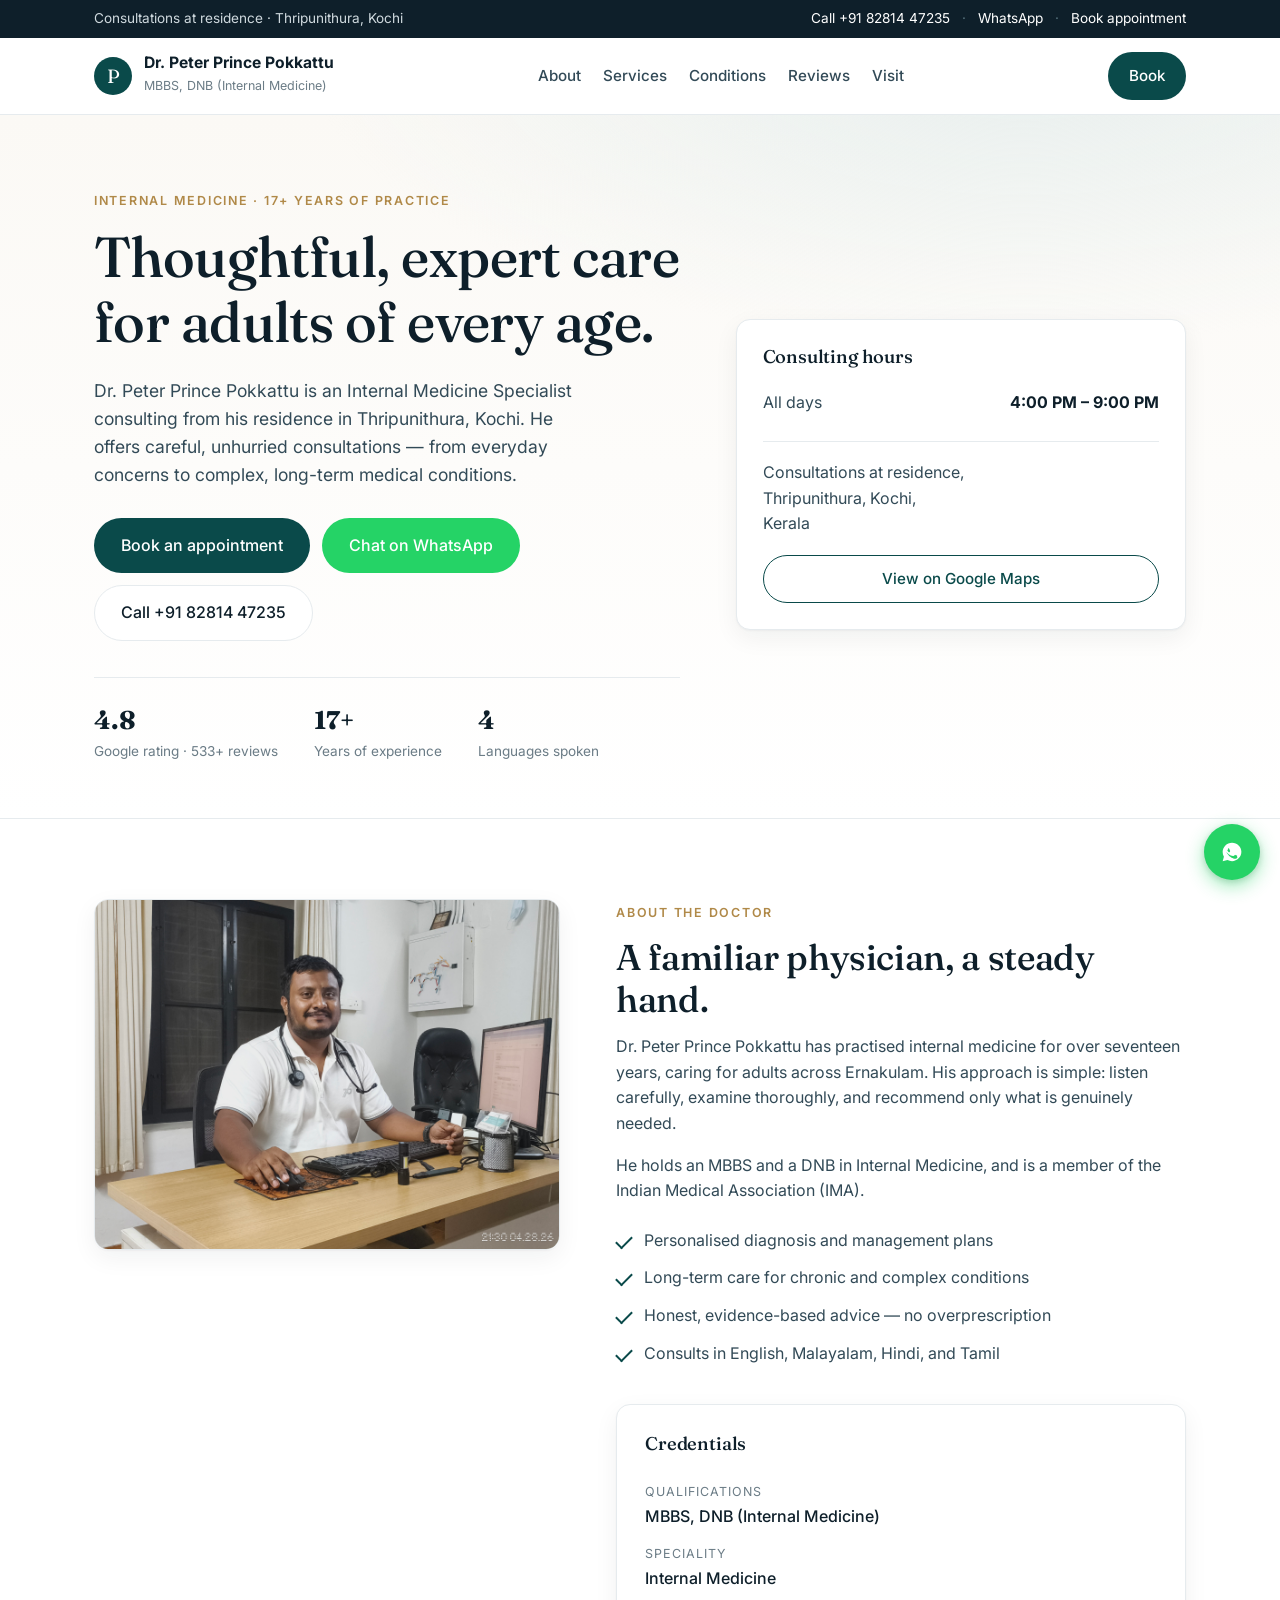
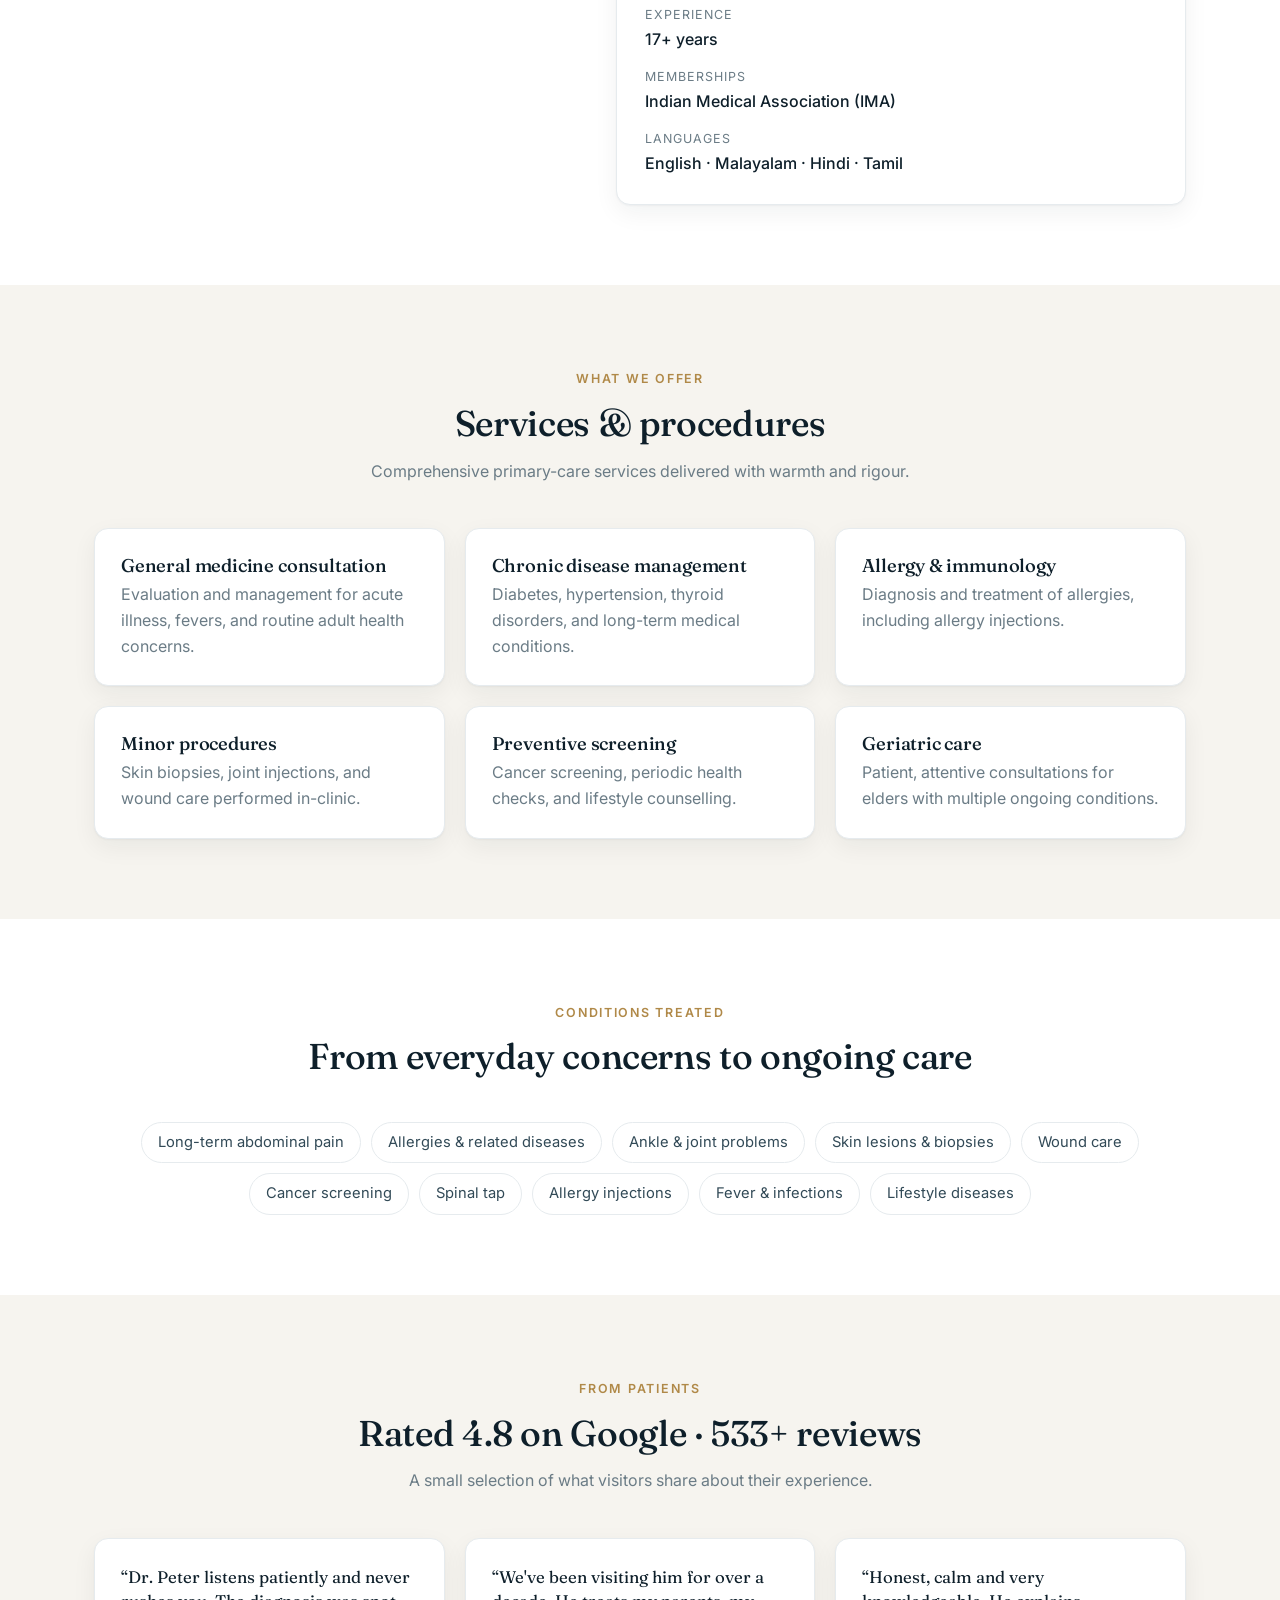
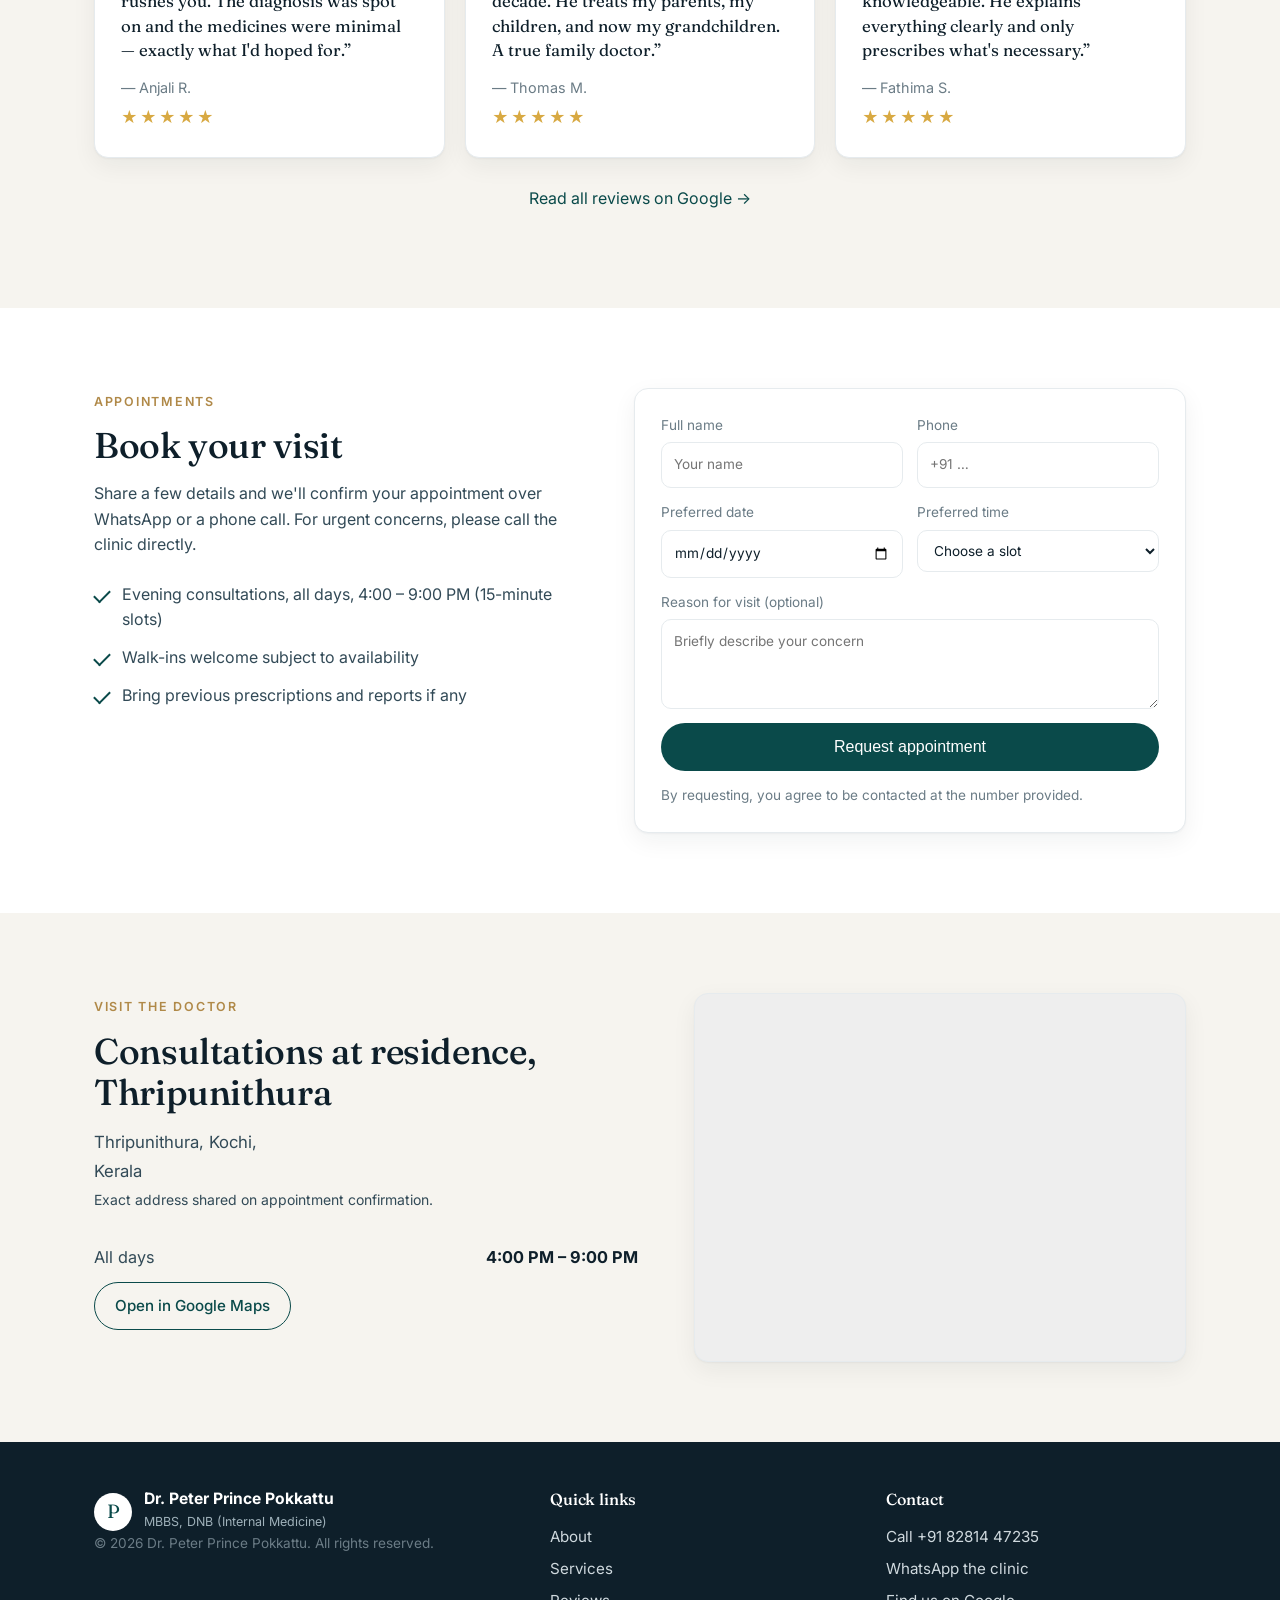
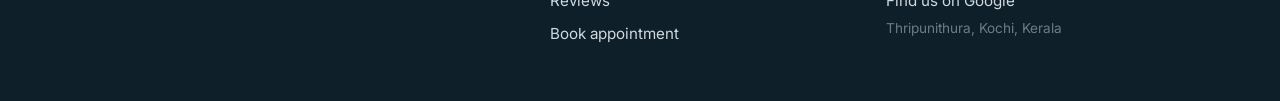
<file: index.html>
<!doctype html>
<html lang="en">
<head>
<meta charset="utf-8" />
<meta name="viewport" content="width=device-width,initial-scale=1" />
<title>Dr. Peter Prince Pokkattu — Internal Medicine Physician, Thripunithura, Kochi</title>
<meta name="description" content="Dr. Peter Prince Pokkattu, MBBS, DNB (Internal Medicine) — physician with 17+ years' experience consulting in Thripunithura, Kochi. Diabetes, hypertension, thyroid, allergy and general adult medicine. Rated 4.8 on Google." />
<meta name="keywords" content="physician Kochi, doctor Kochi, internal medicine Kochi, physician Thripunithura, doctor Thripunithura, physician near me, doctor near me Kochi, internal medicine specialist Ernakulam, DNB physician Kochi, diabetes doctor Kochi, hypertension doctor Kochi, thyroid doctor Kochi, allergy doctor Kochi, family doctor Kochi, Dr Peter Prince Pokkattu" />
<meta name="author" content="Dr. Peter Prince Pokkattu" />
<meta name="robots" content="index, follow" />
<meta name="geo.region" content="IN-KL" />
<meta name="geo.placename" content="Thripunithura, Kochi, Ernakulam" />
<link rel="canonical" href="https://docpeterpokkattu.co.in/" />

<!-- Open Graph -->
<meta property="og:type" content="website" />
<meta property="og:url" content="https://docpeterpokkattu.co.in/" />
<meta property="og:title" content="Dr. Peter Prince Pokkattu — Internal Medicine Physician, Kochi" />
<meta property="og:description" content="MBBS, DNB (Internal Medicine). 17+ years' experience. Consulting in Thripunithura, Kochi. Diabetes, hypertension, thyroid, allergy and general adult medicine." />
<meta property="og:locale" content="en_IN" />
<meta property="og:site_name" content="Dr. Peter Prince Pokkattu" />
<meta property="og:image" content="https://docpeterpokkattu.co.in/assets/peter-profile.jpg" />
<meta property="og:image:alt" content="Dr. Peter Prince Pokkattu, Internal Medicine Physician" />

<!-- Twitter -->
<meta name="twitter:card" content="summary_large_image" />
<meta name="twitter:url" content="https://docpeterpokkattu.co.in/" />
<meta name="twitter:title" content="Dr. Peter Prince Pokkattu — Internal Medicine Physician, Kochi" />
<meta name="twitter:description" content="MBBS, DNB (Internal Medicine). 17+ years' experience. Consulting in Thripunithura, Kochi." />
<meta name="twitter:image" content="https://docpeterpokkattu.co.in/assets/peter-profile.jpg" />

<link rel="preconnect" href="https://fonts.googleapis.com" />
<link rel="preconnect" href="https://fonts.gstatic.com" crossorigin />
<link href="https://fonts.googleapis.com/css2?family=Fraunces:wght@400;500;600&family=Inter:wght@400;500;600&display=swap" rel="stylesheet" />
<link rel="stylesheet" href="styles.css" />

<!-- Structured data: Physician + LocalBusiness -->
<script type="application/ld+json">
{
  "@context": "https://schema.org",
  "@type": "Physician",
  "name": "Dr. Peter Prince Pokkattu",
  "alternateName": "Dr. Peter Prince",
  "description": "Internal Medicine Specialist with 17+ years of experience, consulting in Thripunithura, Kochi. MBBS, DNB (Internal Medicine).",
  "url": "https://docpeterpokkattu.co.in/",
  "image": "https://docpeterpokkattu.co.in/assets/peter-profile.jpg",
  "telephone": "+91-82814-47235",
  "medicalSpecialty": "InternalMedicine",
  "knowsLanguage": ["en", "ml", "hi", "ta"],
  "address": {
    "@type": "PostalAddress",
    "addressLocality": "Thripunithura",
    "addressRegion": "Kerala",
    "postalCode": "682301",
    "addressCountry": "IN"
  },
  "geo": {
    "@type": "GeoCoordinates",
    "latitude": 9.9456,
    "longitude": 76.3471
  },
  "areaServed": [
    {"@type": "City", "name": "Kochi"},
    {"@type": "City", "name": "Ernakulam"},
    {"@type": "Place", "name": "Thripunithura"},
    {"@type": "Place", "name": "Kakkanad"},
    {"@type": "Place", "name": "Vyttila"},
    {"@type": "Place", "name": "Thiruvankulam"},
    {"@type": "Place", "name": "Udayamperoor"},
    {"@type": "Place", "name": "Maradu"},
    {"@type": "Place", "name": "Eroor"},
    {"@type": "Place", "name": "Chottanikkara"},
    {"@type": "Place", "name": "Petta"},
    {"@type": "Place", "name": "Kundannoor"}
  ],
  "openingHoursSpecification": [{
    "@type": "OpeningHoursSpecification",
    "dayOfWeek": ["Monday","Tuesday","Wednesday","Thursday","Friday","Saturday","Sunday"],
    "opens": "16:00",
    "closes": "21:00"
  }],
  "aggregateRating": {
    "@type": "AggregateRating",
    "ratingValue": "4.8",
    "reviewCount": "533"
  },
  "availableService": [
    {"@type": "MedicalProcedure", "name": "General medicine consultation"},
    {"@type": "MedicalProcedure", "name": "Chronic disease management (diabetes, hypertension, thyroid)"},
    {"@type": "MedicalProcedure", "name": "Allergy and immunology"},
    {"@type": "MedicalProcedure", "name": "Skin biopsies and joint injections"},
    {"@type": "MedicalProcedure", "name": "Preventive screening and lifestyle counselling"},
    {"@type": "MedicalProcedure", "name": "Geriatric care"}
  ],
  "memberOf": {"@type": "Organization", "name": "Indian Medical Association"},
  "hasCredential": [
    {"@type": "EducationalOccupationalCredential", "credentialCategory": "degree", "name": "MBBS"},
    {"@type": "EducationalOccupationalCredential", "credentialCategory": "degree", "name": "DNB (Internal Medicine)"}
  ]
}
</script>
</head>
<body>

<div class="topbar">
  <div class="container topbar-inner">
    <span>Consultations at residence · Thripunithura, Kochi</span>
    <span class="topbar-right">
      <a href="tel:+918281447235">Call +91 82814 47235</a>
      <span class="dot">·</span>
      <a href="https://wa.me/918281447235?text=Hello%20Dr.%20Peter%2C%20I%27d%20like%20to%20book%20a%20consultation." target="_blank" rel="noopener">WhatsApp</a>
      <span class="dot">·</span>
      <a href="#book">Book appointment</a>
    </span>
  </div>
</div>

<header class="nav">
  <div class="container nav-inner">
    <a href="#" class="brand">
      <span class="brand-mark">P</span>
      <span class="brand-text">
        <strong>Dr. Peter Prince Pokkattu</strong>
        <small>MBBS, DNB (Internal Medicine)</small>
      </span>
    </a>
    <nav id="primary-nav">
      <a href="#about">About</a>
      <a href="#services">Services</a>
      <a href="#conditions">Conditions</a>
      <a href="#reviews">Reviews</a>
      <a href="#visit">Visit</a>
    </nav>
    <a href="#book" class="btn btn-primary nav-cta">Book</a>
    <button class="nav-toggle" id="nav-toggle" aria-label="Open menu" aria-expanded="false" aria-controls="primary-nav">
      <span></span><span></span><span></span>
    </button>
  </div>
</header>

<section class="hero">
  <div class="container hero-inner">
    <div class="hero-copy">
      <span class="eyebrow">Internal Medicine · 17+ years of practice</span>
      <h1>Thoughtful, expert care<br/>for adults of every age.</h1>
      <p class="lead">
        Dr. Peter Prince Pokkattu is an Internal Medicine Specialist
        consulting from his residence in Thripunithura, Kochi. He offers
        careful, unhurried consultations — from everyday concerns to
        complex, long-term medical conditions.
      </p>
      <div class="hero-ctas">
        <a href="#book" class="btn btn-primary btn-lg">Book an appointment</a>
        <a href="https://wa.me/918281447235?text=Hello%20Dr.%20Peter%2C%20I%27d%20like%20to%20book%20a%20consultation." target="_blank" rel="noopener" class="btn btn-whatsapp btn-lg">Chat on WhatsApp</a>
        <a href="tel:+918281447235" class="btn btn-ghost btn-lg">Call +91 82814 47235</a>
      </div>
      <div class="hero-meta">
        <div><strong>4.8</strong><span>Google rating · 533+ reviews</span></div>
        <div><strong>17+</strong><span>Years of experience</span></div>
        <div><strong>4</strong><span>Languages spoken</span></div>
      </div>
    </div>
    <aside class="hero-card">
      <h3>Consulting hours</h3>
      <ul class="hours">
        <li><span>All days</span><b>4:00 PM – 9:00 PM</b></li>
      </ul>
      <hr/>
      <p class="addr">
        Consultations at residence,<br/>
        Thripunithura, Kochi,<br/>
        Kerala
      </p>
      <a class="btn btn-outline btn-block" href="https://www.google.com/maps/search/?api=1&query=Doctor+Physician+Clinic+Dr+Peter+Prince+Pokkattu+Thripunithura+Kochi" target="_blank" rel="noopener">View on Google Maps</a>
    </aside>
  </div>
</section>

<section id="about" class="section">
  <div class="container about-grid">
    <figure class="portrait">
      <img src="assets/peter-profile.jpg"
           alt="Dr. Peter Prince Pokkattu, Internal Medicine Physician, at his consulting desk in Thripunithura, Kochi"
           width="1024" height="768" loading="lazy" />
    </figure>
    <div class="about-body">
      <span class="eyebrow">About the doctor</span>
      <h2>A familiar physician, a steady hand.</h2>
      <p>
        Dr. Peter Prince Pokkattu has practised internal medicine for over
        seventeen years, caring for adults across Ernakulam. His approach
        is simple: listen carefully, examine thoroughly, and recommend
        only what is genuinely needed.
      </p>
      <p>
        He holds an MBBS and a DNB in Internal Medicine, and is a member
        of the Indian Medical Association (IMA).
      </p>
      <ul class="checks">
        <li>Personalised diagnosis and management plans</li>
        <li>Long-term care for chronic and complex conditions</li>
        <li>Honest, evidence-based advice — no overprescription</li>
        <li>Consults in English, Malayalam, Hindi, and Tamil</li>
      </ul>
      <div class="credentials">
        <h3>Credentials</h3>
        <dl>
          <dt>Qualifications</dt><dd>MBBS, DNB (Internal Medicine)</dd>
          <dt>Speciality</dt><dd>Internal Medicine</dd>
          <dt>Experience</dt><dd>17+ years</dd>
          <dt>Memberships</dt><dd>Indian Medical Association (IMA)</dd>
          <dt>Languages</dt><dd>English · Malayalam · Hindi · Tamil</dd>
        </dl>
      </div>
    </div>
  </div>
</section>

<section id="services" class="section section-soft">
  <div class="container">
    <div class="section-head">
      <span class="eyebrow">What we offer</span>
      <h2>Services & procedures</h2>
      <p>Comprehensive primary-care services delivered with warmth and rigour.</p>
    </div>
    <div class="grid grid-3">
      <article class="card">
        <h3>General medicine consultation</h3>
        <p>Evaluation and management for acute illness, fevers, and routine adult health concerns.</p>
      </article>
      <article class="card">
        <h3>Chronic disease management</h3>
        <p>Diabetes, hypertension, thyroid disorders, and long-term medical conditions.</p>
      </article>
      <article class="card">
        <h3>Allergy & immunology</h3>
        <p>Diagnosis and treatment of allergies, including allergy injections.</p>
      </article>
      <article class="card">
        <h3>Minor procedures</h3>
        <p>Skin biopsies, joint injections, and wound care performed in-clinic.</p>
      </article>
      <article class="card">
        <h3>Preventive screening</h3>
        <p>Cancer screening, periodic health checks, and lifestyle counselling.</p>
      </article>
      <article class="card">
        <h3>Geriatric care</h3>
        <p>Patient, attentive consultations for elders with multiple ongoing conditions.</p>
      </article>
    </div>
  </div>
</section>

<section id="conditions" class="section">
  <div class="container">
    <div class="section-head">
      <span class="eyebrow">Conditions treated</span>
      <h2>From everyday concerns to ongoing care</h2>
    </div>
    <ul class="tags">
      <li>Long-term abdominal pain</li>
      <li>Allergies & related diseases</li>
      <li>Ankle & joint problems</li>
      <li>Skin lesions & biopsies</li>
      <li>Wound care</li>
      <li>Cancer screening</li>
      <li>Spinal tap</li>
      <li>Allergy injections</li>
      <li>Fever & infections</li>
      <li>Lifestyle diseases</li>
    </ul>
  </div>
</section>

<section id="reviews" class="section section-soft">
  <div class="container">
    <div class="section-head">
      <span class="eyebrow">From patients</span>
      <h2>Rated 4.8 on Google · 533+ reviews</h2>
      <p>A small selection of what visitors share about their experience.</p>
    </div>
    <div class="grid grid-3 reviews">
      <figure class="quote">
        <blockquote>“Dr. Peter listens patiently and never rushes you. The diagnosis was spot on and the medicines were minimal — exactly what I'd hoped for.”</blockquote>
        <figcaption>— Anjali R.</figcaption>
        <div class="stars" aria-label="5 out of 5">★★★★★</div>
      </figure>
      <figure class="quote">
        <blockquote>“We've been visiting him for over a decade. He treats my parents, my children, and now my grandchildren. A true family doctor.”</blockquote>
        <figcaption>— Thomas M.</figcaption>
        <div class="stars" aria-label="5 out of 5">★★★★★</div>
      </figure>
      <figure class="quote">
        <blockquote>“Honest, calm and very knowledgeable. He explains everything clearly and only prescribes what's necessary.”</blockquote>
        <figcaption>— Fathima S.</figcaption>
        <div class="stars" aria-label="5 out of 5">★★★★★</div>
      </figure>
    </div>
    <p class="muted center">
      <a href="https://www.google.com/maps/search/?api=1&query=Doctor+Physician+Clinic+Dr+Peter+Prince+Pokkattu+Thripunithura+Kochi" target="_blank" rel="noopener">Read all reviews on Google →</a>
    </p>
  </div>
</section>

<section id="book" class="section book">
  <div class="container two-col">
    <div>
      <span class="eyebrow">Appointments</span>
      <h2>Book your visit</h2>
      <p>
        Share a few details and we'll confirm your appointment over WhatsApp
        or a phone call. For urgent concerns, please call the clinic directly.
      </p>
      <ul class="checks">
        <li>Evening consultations, all days, 4:00 – 9:00 PM (15-minute slots)</li>
        <li>Walk-ins welcome subject to availability</li>
        <li>Bring previous prescriptions and reports if any</li>
      </ul>
    </div>
    <form class="card form" id="book-form" novalidate>
      <div class="row">
        <label>
          Full name
          <input name="name" required placeholder="Your name" />
        </label>
        <label>
          Phone
          <input name="phone" type="tel" required placeholder="+91 …" />
        </label>
      </div>
      <div class="row">
        <label>
          Preferred date
          <input name="date" type="date" required />
        </label>
        <label>
          Preferred time
          <select name="time" required>
            <option value="">Choose a slot</option>
            <option>4:00 PM</option>
            <option>4:15 PM</option>
            <option>4:30 PM</option>
            <option>4:45 PM</option>
            <option>5:00 PM</option>
            <option>5:15 PM</option>
            <option>5:30 PM</option>
            <option>5:45 PM</option>
            <option>6:00 PM</option>
            <option>6:15 PM</option>
            <option>6:30 PM</option>
            <option>6:45 PM</option>
            <option>7:00 PM</option>
            <option>7:15 PM</option>
            <option>7:30 PM</option>
            <option>7:45 PM</option>
            <option>8:00 PM</option>
            <option>8:15 PM</option>
            <option>8:30 PM</option>
            <option>8:45 PM</option>
          </select>
        </label>
      </div>
      <label>
        Reason for visit (optional)
        <textarea name="reason" rows="3" placeholder="Briefly describe your concern"></textarea>
      </label>
      <button class="btn btn-primary btn-lg btn-block" type="submit">Request appointment</button>
      <p class="muted small">By requesting, you agree to be contacted at the number provided.</p>
    </form>
  </div>
</section>

<section id="visit" class="section section-soft">
  <div class="container two-col">
    <div>
      <span class="eyebrow">Visit the doctor</span>
      <h2>Consultations at residence, Thripunithura</h2>
      <p class="addr-lg">
        Thripunithura, Kochi,<br/>
        Kerala<br/>
        <small>Exact address shared on appointment confirmation.</small>
      </p>
      <ul class="hours hours-lg">
        <li><span>All days</span><b>4:00 PM – 9:00 PM</b></li>
      </ul>
      <a class="btn btn-outline" href="https://www.google.com/maps/search/?api=1&query=Doctor+Physician+Clinic+Dr+Peter+Prince+Pokkattu+Thripunithura+Kochi" target="_blank" rel="noopener">Open in Google Maps</a>
    </div>
    <div class="map">
      <iframe
        title="Clinic location map"
        loading="lazy"
        referrerpolicy="no-referrer-when-downgrade"
        src="https://www.google.com/maps?q=Doctor+Physician+Clinic+Dr+Peter+Prince+Pokkattu+Thripunithura+Kochi&output=embed">
      </iframe>
    </div>
  </div>
</section>

<footer class="footer">
  <div class="container footer-inner">
    <div>
      <div class="brand brand-footer">
        <span class="brand-mark">P</span>
        <span class="brand-text">
          <strong>Dr. Peter Prince Pokkattu</strong>
          <small>MBBS, DNB (Internal Medicine)</small>
        </span>
      </div>
      <p class="muted small">
        © <span id="year"></span> Dr. Peter Prince Pokkattu. All rights reserved.
      </p>
    </div>
    <div>
      <h4>Quick links</h4>
      <a href="#about">About</a>
      <a href="#services">Services</a>
      <a href="#reviews">Reviews</a>
      <a href="#book">Book appointment</a>
    </div>
    <div>
      <h4>Contact</h4>
      <a href="tel:+918281447235">Call +91 82814 47235</a>
      <a href="https://wa.me/918281447235?text=Hello%20Dr.%20Peter%2C%20I%27d%20like%20to%20book%20a%20consultation." target="_blank" rel="noopener">WhatsApp the clinic</a>
      <a href="https://www.google.com/maps/search/?api=1&query=Doctor+Physician+Clinic+Dr+Peter+Prince+Pokkattu+Thripunithura+Kochi" target="_blank" rel="noopener">Find us on Google</a>
      <p class="muted small">Thripunithura, Kochi, Kerala</p>
    </div>
  </div>
</footer>

<a href="https://wa.me/918281447235?text=Hello%20Dr.%20Peter%2C%20I%27d%20like%20to%20book%20a%20consultation.%0A%0AName%3A%20%0AAge%3A%20%0AConcern%2FIllness%3A%20%0APreferred%20date%3A%20%0APreferred%20time%3A%20"
   class="wa-fab" target="_blank" rel="noopener" aria-label="Chat with the clinic on WhatsApp">
  <svg viewBox="0 0 32 32" width="28" height="28" aria-hidden="true">
    <path fill="#fff" d="M19.11 17.36c-.3-.15-1.76-.87-2.03-.97-.27-.1-.47-.15-.66.15-.2.3-.76.97-.93 1.17-.17.2-.34.22-.64.07-.3-.15-1.27-.47-2.42-1.49-.9-.8-1.5-1.79-1.67-2.09-.17-.3-.02-.46.13-.61.13-.13.3-.34.45-.51.15-.17.2-.3.3-.5.1-.2.05-.37-.02-.52-.07-.15-.66-1.59-.9-2.18-.24-.57-.48-.5-.66-.51l-.56-.01c-.2 0-.52.07-.79.37-.27.3-1.03 1.01-1.03 2.46 0 1.45 1.06 2.85 1.21 3.05.15.2 2.08 3.18 5.04 4.46.7.3 1.25.48 1.67.62.7.22 1.34.19 1.84.12.56-.08 1.76-.72 2-1.41.25-.7.25-1.29.18-1.41-.07-.12-.27-.2-.57-.34zM16.02 5.33c-5.9 0-10.7 4.8-10.7 10.7 0 1.88.49 3.72 1.43 5.34L5.33 26.67l5.5-1.43c1.56.85 3.32 1.3 5.18 1.3h.01c5.9 0 10.7-4.8 10.7-10.7s-4.8-10.5-10.7-10.5zm6.21 16.92c-.27.74-1.55 1.42-2.16 1.51-.55.08-1.24.12-2.01-.13-.46-.15-1.06-.34-1.82-.67-3.21-1.39-5.31-4.62-5.47-4.83-.16-.21-1.32-1.75-1.32-3.34 0-1.59.84-2.37 1.13-2.69.3-.32.65-.4.87-.4l.62.01c.2 0 .47-.08.73.55.28.66.94 2.27 1.02 2.43.08.16.13.34.03.55-.1.21-.16.34-.31.52-.16.18-.33.4-.47.54-.16.16-.32.33-.14.65.18.32.81 1.34 1.74 2.17 1.2 1.07 2.21 1.4 2.53 1.56.32.16.51.13.7-.08.18-.21.8-.93.99-1.25.18-.32.37-.27.62-.16.25.11 1.6.75 1.87.89.27.13.45.2.51.31.07.11.07.66-.16 1.36z"/>
  </svg>
</a>

<script src="script.js"></script>
</body>
</html>
</file>
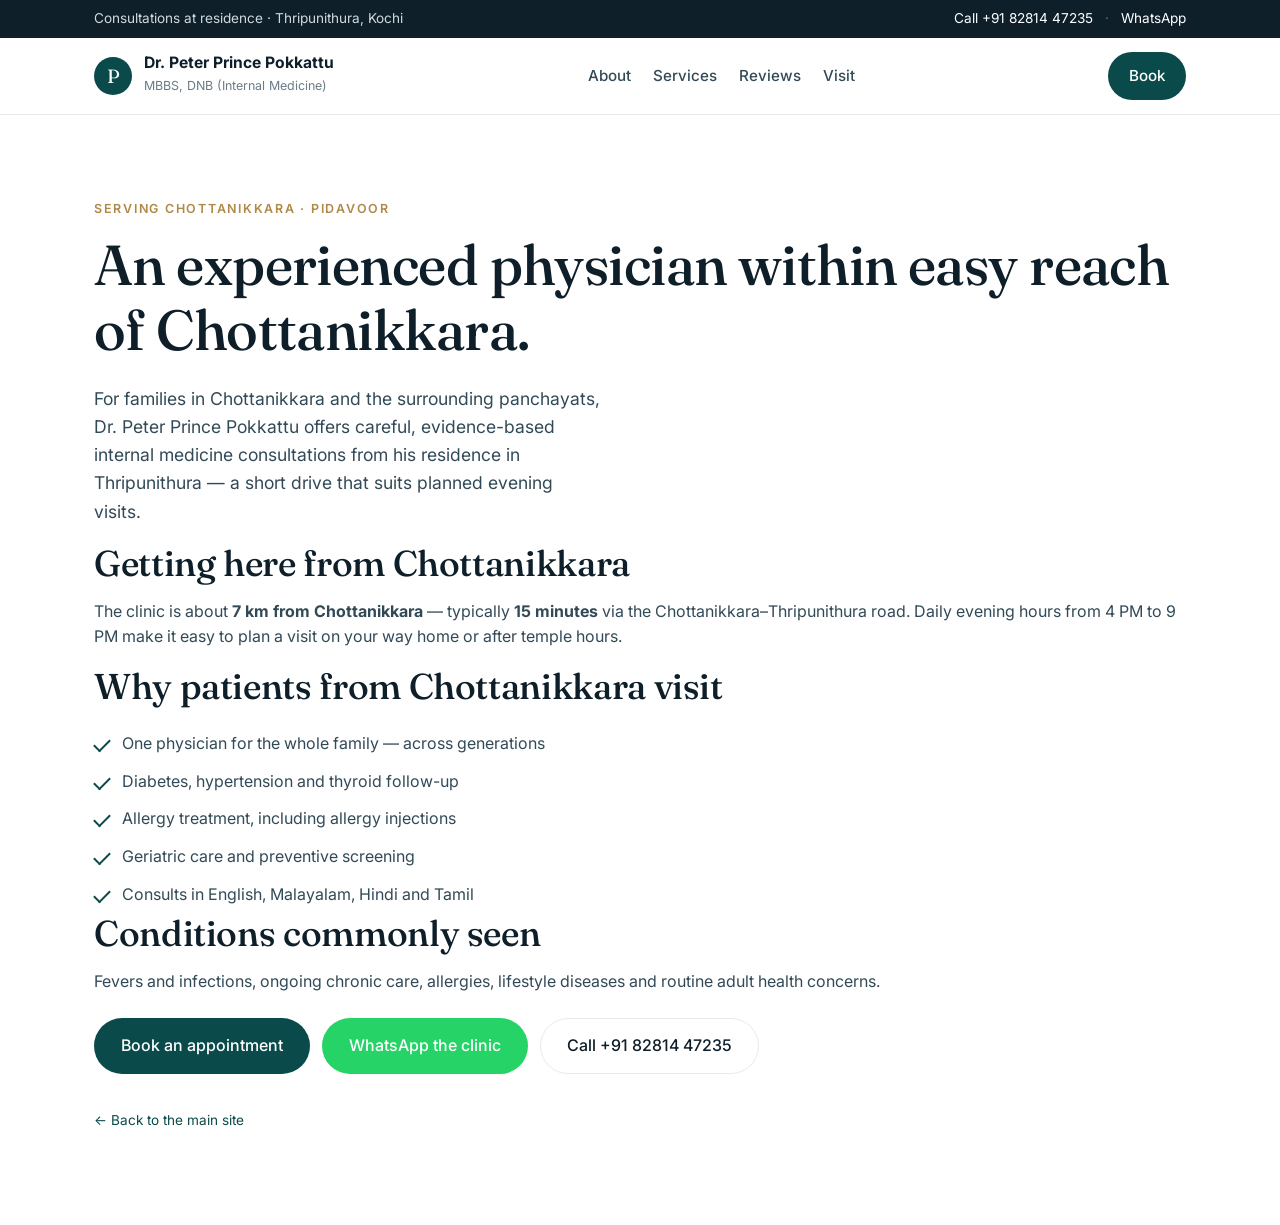
<file: physician-chottanikkara.html>
<!doctype html>
<html lang="en">
<head>
<meta charset="utf-8" />
<meta name="viewport" content="width=device-width,initial-scale=1" />
<title>Physician for Chottanikkara residents — Dr. Peter Prince Pokkattu, Thripunithura</title>
<meta name="description" content="Internal medicine consultations for patients from Chottanikkara — about 15 minutes to the clinic in Thripunithura. Evening clinic 4–9 PM, daily. MBBS, DNB, 17+ years' experience." />
<meta name="keywords" content="physician Chottanikkara, doctor Chottanikkara, internal medicine Chottanikkara, family doctor Chottanikkara, evening doctor Chottanikkara" />
<meta name="robots" content="index, follow" />
<meta name="geo.region" content="IN-KL" />
<meta name="geo.placename" content="Chottanikkara, Ernakulam" />
<link rel="canonical" href="https://docpeterpokkattu.co.in/physician-chottanikkara.html" />
<meta property="og:type" content="website" />
<meta property="og:url" content="https://docpeterpokkattu.co.in/physician-chottanikkara.html" />
<meta property="og:title" content="Physician for Chottanikkara residents — Dr. Peter Prince Pokkattu" />
<meta property="og:description" content="Evening clinic 4–9 PM, daily. ~7 km from Chottanikkara. MBBS, DNB Internal Medicine." />
<meta property="og:image" content="https://docpeterpokkattu.co.in/assets/peter-profile.jpg" />
<link rel="preconnect" href="https://fonts.googleapis.com" />
<link rel="preconnect" href="https://fonts.gstatic.com" crossorigin />
<link href="https://fonts.googleapis.com/css2?family=Fraunces:wght@400;500;600&family=Inter:wght@400;500;600&display=swap" rel="stylesheet" />
<link rel="stylesheet" href="styles.css" />
<script type="application/ld+json">
{
  "@context": "https://schema.org",
  "@type": "MedicalWebPage",
  "name": "Physician for Chottanikkara residents — Dr. Peter Prince Pokkattu",
  "url": "https://docpeterpokkattu.co.in/physician-chottanikkara.html",
  "about": {
    "@type": "Physician",
    "name": "Dr. Peter Prince Pokkattu",
    "medicalSpecialty": "InternalMedicine",
    "telephone": "+91-82814-47235",
    "areaServed": {"@type": "Place", "name": "Chottanikkara"},
    "address": {"@type": "PostalAddress", "addressLocality": "Thripunithura", "addressRegion": "Kerala", "addressCountry": "IN"}
  },
  "breadcrumb": {
    "@type": "BreadcrumbList",
    "itemListElement": [
      {"@type": "ListItem", "position": 1, "name": "Home", "item": "https://docpeterpokkattu.co.in/"},
      {"@type": "ListItem", "position": 2, "name": "Physician for Chottanikkara"}
    ]
  }
}
</script>
</head>
<body>

<div class="topbar">
  <div class="container topbar-inner">
    <span>Consultations at residence · Thripunithura, Kochi</span>
    <span class="topbar-right">
      <a href="tel:+918281447235">Call +91 82814 47235</a>
      <span class="dot">·</span>
      <a href="https://wa.me/918281447235?text=Hello%20Dr.%20Peter%2C%20I%27m%20from%20Chottanikkara%20and%20would%20like%20to%20book%20a%20consultation." target="_blank" rel="noopener">WhatsApp</a>
    </span>
  </div>
</div>

<header class="nav">
  <div class="container nav-inner">
    <a href="/" class="brand">
      <span class="brand-mark">P</span>
      <span class="brand-text">
        <strong>Dr. Peter Prince Pokkattu</strong>
        <small>MBBS, DNB (Internal Medicine)</small>
      </span>
    </a>
    <nav>
      <a href="/#about">About</a>
      <a href="/#services">Services</a>
      <a href="/#reviews">Reviews</a>
      <a href="/#visit">Visit</a>
    </nav>
    <a href="/#book" class="btn btn-primary nav-cta">Book</a>
  </div>
</header>

<section class="section">
  <div class="container">
    <span class="eyebrow">Serving Chottanikkara · Pidavoor</span>
    <h1>An experienced physician within easy reach of Chottanikkara.</h1>
    <p class="lead">
      For families in Chottanikkara and the surrounding panchayats, Dr.
      Peter Prince Pokkattu offers careful, evidence-based internal
      medicine consultations from his residence in Thripunithura — a short
      drive that suits planned evening visits.
    </p>

    <h2>Getting here from Chottanikkara</h2>
    <p>
      The clinic is about <strong>7 km from Chottanikkara</strong> —
      typically <strong>15 minutes</strong> via the
      Chottanikkara–Thripunithura road. Daily evening hours from 4 PM to
      9 PM make it easy to plan a visit on your way home or after temple
      hours.
    </p>

    <h2>Why patients from Chottanikkara visit</h2>
    <ul class="checks">
      <li>One physician for the whole family — across generations</li>
      <li>Diabetes, hypertension and thyroid follow-up</li>
      <li>Allergy treatment, including allergy injections</li>
      <li>Geriatric care and preventive screening</li>
      <li>Consults in English, Malayalam, Hindi and Tamil</li>
    </ul>

    <h2>Conditions commonly seen</h2>
    <p>
      Fevers and infections, ongoing chronic care, allergies, lifestyle
      diseases and routine adult health concerns.
    </p>

    <div class="hero-ctas" style="margin-top:24px">
      <a href="/#book" class="btn btn-primary btn-lg">Book an appointment</a>
      <a href="https://wa.me/918281447235?text=Hello%20Dr.%20Peter%2C%20I%27m%20from%20Chottanikkara%20and%20would%20like%20to%20book%20a%20consultation." target="_blank" rel="noopener" class="btn btn-whatsapp btn-lg">WhatsApp the clinic</a>
      <a href="tel:+918281447235" class="btn btn-ghost btn-lg">Call +91 82814 47235</a>
    </div>

    <p class="muted small" style="margin-top:32px">
      <a href="/">← Back to the main site</a>
    </p>
  </div>
</section>

<script src="script.js"></script>
</body>
</html>
</file>
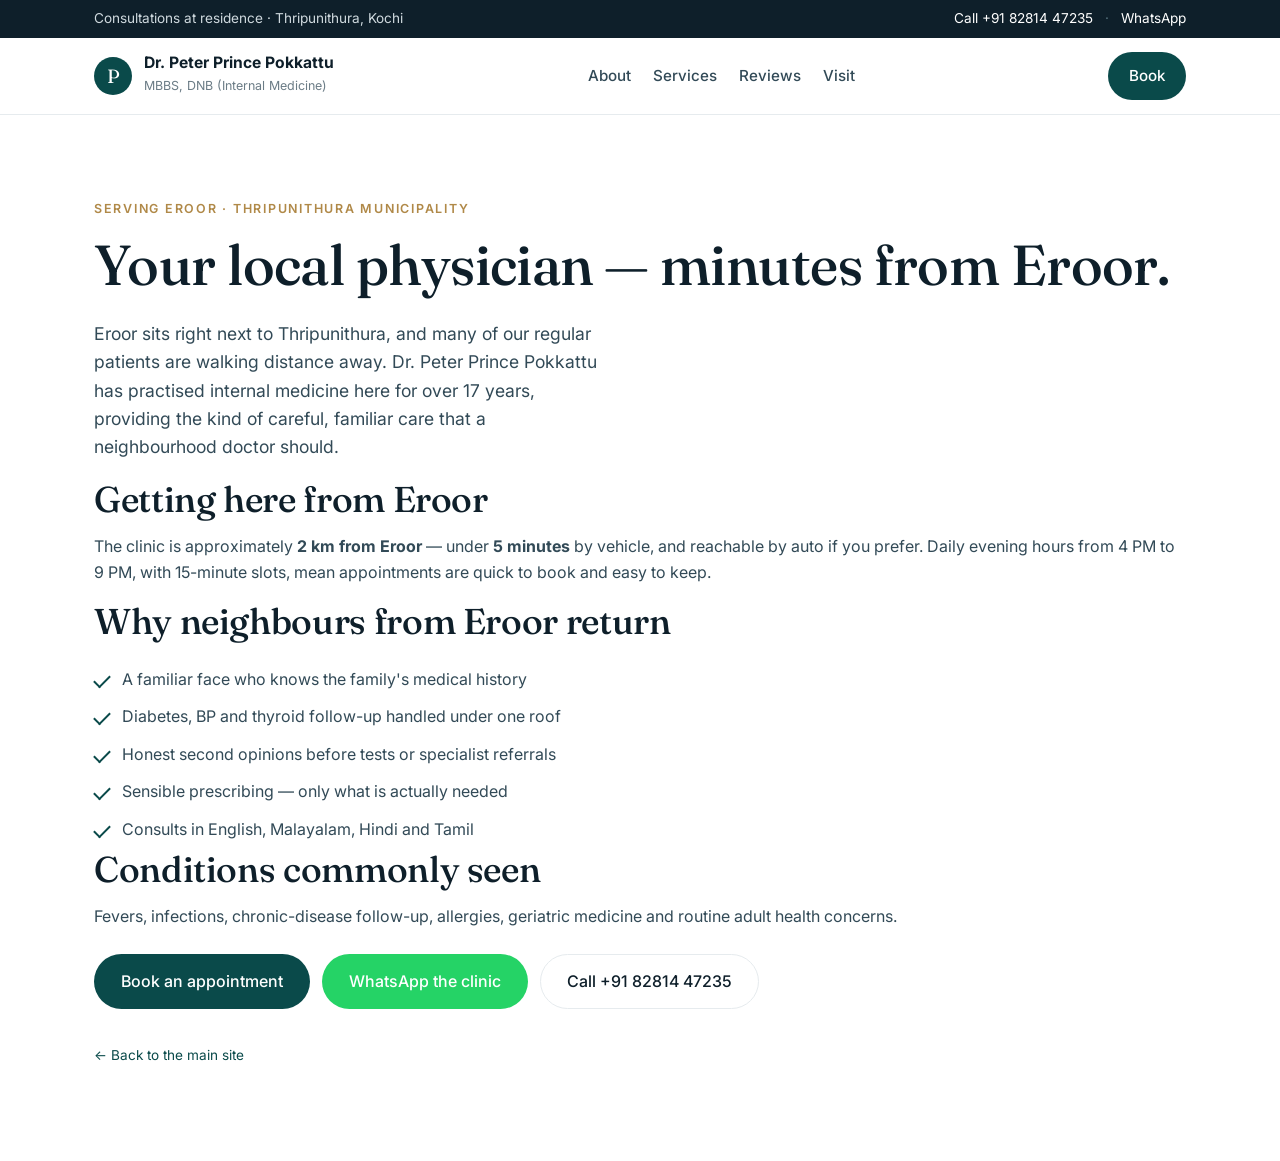
<file: physician-eroor.html>
<!doctype html>
<html lang="en">
<head>
<meta charset="utf-8" />
<meta name="viewport" content="width=device-width,initial-scale=1" />
<title>Physician for Eroor residents — Dr. Peter Prince Pokkattu, Thripunithura</title>
<meta name="description" content="Internal medicine consultations for patients from Eroor — barely a couple of kilometres from the clinic in Thripunithura. Evening clinic 4–9 PM, daily. MBBS, DNB, 17+ years' experience." />
<meta name="keywords" content="physician Eroor, doctor Eroor, internal medicine Eroor, family doctor Eroor Thripunithura, evening doctor Eroor" />
<meta name="robots" content="index, follow" />
<meta name="geo.region" content="IN-KL" />
<meta name="geo.placename" content="Eroor, Thripunithura" />
<link rel="canonical" href="https://docpeterpokkattu.co.in/physician-eroor.html" />
<meta property="og:type" content="website" />
<meta property="og:url" content="https://docpeterpokkattu.co.in/physician-eroor.html" />
<meta property="og:title" content="Physician for Eroor residents — Dr. Peter Prince Pokkattu" />
<meta property="og:description" content="Evening clinic 4–9 PM, daily. ~2 km from Eroor. MBBS, DNB Internal Medicine." />
<meta property="og:image" content="https://docpeterpokkattu.co.in/assets/peter-profile.jpg" />
<link rel="preconnect" href="https://fonts.googleapis.com" />
<link rel="preconnect" href="https://fonts.gstatic.com" crossorigin />
<link href="https://fonts.googleapis.com/css2?family=Fraunces:wght@400;500;600&family=Inter:wght@400;500;600&display=swap" rel="stylesheet" />
<link rel="stylesheet" href="styles.css" />
<script type="application/ld+json">
{
  "@context": "https://schema.org",
  "@type": "MedicalWebPage",
  "name": "Physician for Eroor residents — Dr. Peter Prince Pokkattu",
  "url": "https://docpeterpokkattu.co.in/physician-eroor.html",
  "about": {
    "@type": "Physician",
    "name": "Dr. Peter Prince Pokkattu",
    "medicalSpecialty": "InternalMedicine",
    "telephone": "+91-82814-47235",
    "areaServed": {"@type": "Place", "name": "Eroor"},
    "address": {"@type": "PostalAddress", "addressLocality": "Thripunithura", "addressRegion": "Kerala", "addressCountry": "IN"}
  },
  "breadcrumb": {
    "@type": "BreadcrumbList",
    "itemListElement": [
      {"@type": "ListItem", "position": 1, "name": "Home", "item": "https://docpeterpokkattu.co.in/"},
      {"@type": "ListItem", "position": 2, "name": "Physician for Eroor"}
    ]
  }
}
</script>
</head>
<body>

<div class="topbar">
  <div class="container topbar-inner">
    <span>Consultations at residence · Thripunithura, Kochi</span>
    <span class="topbar-right">
      <a href="tel:+918281447235">Call +91 82814 47235</a>
      <span class="dot">·</span>
      <a href="https://wa.me/918281447235?text=Hello%20Dr.%20Peter%2C%20I%27m%20from%20Eroor%20and%20would%20like%20to%20book%20a%20consultation." target="_blank" rel="noopener">WhatsApp</a>
    </span>
  </div>
</div>

<header class="nav">
  <div class="container nav-inner">
    <a href="/" class="brand">
      <span class="brand-mark">P</span>
      <span class="brand-text">
        <strong>Dr. Peter Prince Pokkattu</strong>
        <small>MBBS, DNB (Internal Medicine)</small>
      </span>
    </a>
    <nav>
      <a href="/#about">About</a>
      <a href="/#services">Services</a>
      <a href="/#reviews">Reviews</a>
      <a href="/#visit">Visit</a>
    </nav>
    <a href="/#book" class="btn btn-primary nav-cta">Book</a>
  </div>
</header>

<section class="section">
  <div class="container">
    <span class="eyebrow">Serving Eroor · Thripunithura municipality</span>
    <h1>Your local physician — minutes from Eroor.</h1>
    <p class="lead">
      Eroor sits right next to Thripunithura, and many of our regular
      patients are walking distance away. Dr. Peter Prince Pokkattu has
      practised internal medicine here for over 17 years, providing the
      kind of careful, familiar care that a neighbourhood doctor should.
    </p>

    <h2>Getting here from Eroor</h2>
    <p>
      The clinic is approximately <strong>2 km from Eroor</strong> — under
      <strong>5 minutes</strong> by vehicle, and reachable by auto if you
      prefer. Daily evening hours from 4 PM to 9 PM, with 15-minute slots,
      mean appointments are quick to book and easy to keep.
    </p>

    <h2>Why neighbours from Eroor return</h2>
    <ul class="checks">
      <li>A familiar face who knows the family's medical history</li>
      <li>Diabetes, BP and thyroid follow-up handled under one roof</li>
      <li>Honest second opinions before tests or specialist referrals</li>
      <li>Sensible prescribing — only what is actually needed</li>
      <li>Consults in English, Malayalam, Hindi and Tamil</li>
    </ul>

    <h2>Conditions commonly seen</h2>
    <p>
      Fevers, infections, chronic-disease follow-up, allergies, geriatric
      medicine and routine adult health concerns.
    </p>

    <div class="hero-ctas" style="margin-top:24px">
      <a href="/#book" class="btn btn-primary btn-lg">Book an appointment</a>
      <a href="https://wa.me/918281447235?text=Hello%20Dr.%20Peter%2C%20I%27m%20from%20Eroor%20and%20would%20like%20to%20book%20a%20consultation." target="_blank" rel="noopener" class="btn btn-whatsapp btn-lg">WhatsApp the clinic</a>
      <a href="tel:+918281447235" class="btn btn-ghost btn-lg">Call +91 82814 47235</a>
    </div>

    <p class="muted small" style="margin-top:32px">
      <a href="/">← Back to the main site</a>
    </p>
  </div>
</section>

<script src="script.js"></script>
</body>
</html>
</file>
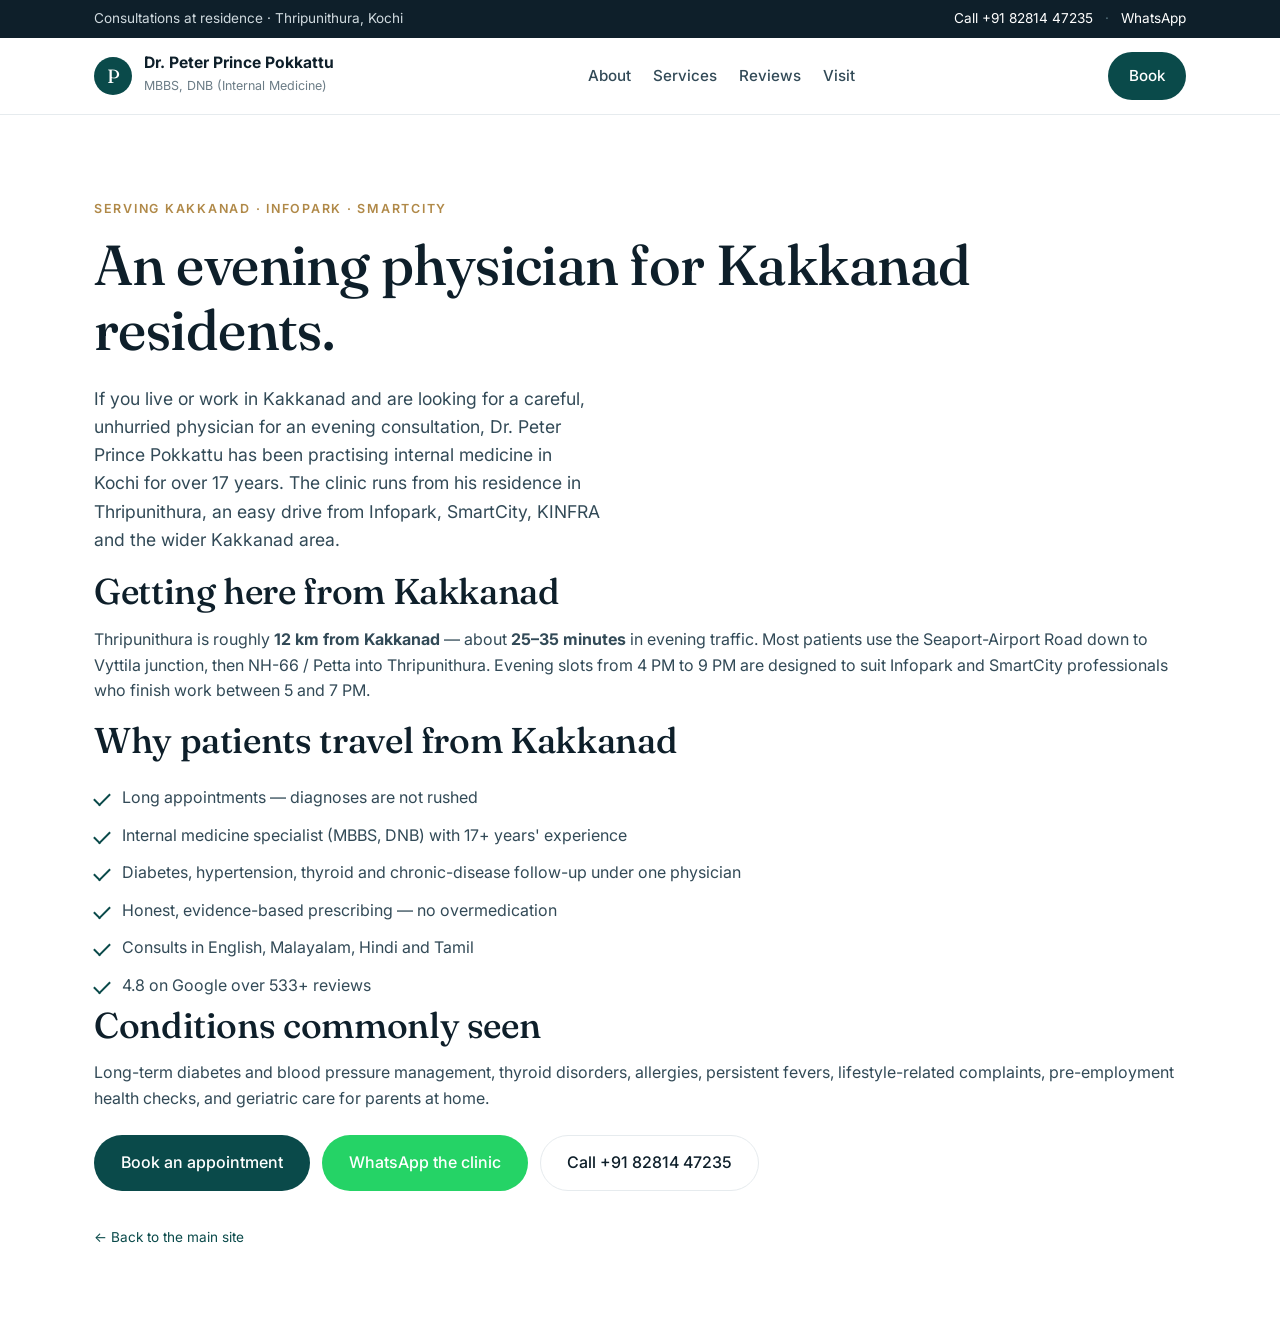
<file: physician-kakkanad.html>
<!doctype html>
<html lang="en">
<head>
<meta charset="utf-8" />
<meta name="viewport" content="width=device-width,initial-scale=1" />
<title>Physician for Kakkanad residents — Dr. Peter Prince Pokkattu, Thripunithura</title>
<meta name="description" content="Internal medicine consultations for patients from Kakkanad, Infopark and SmartCity. Evening clinic 4–9 PM, daily. Dr. Peter Prince Pokkattu, MBBS, DNB — 17+ years' experience, ~25 minutes from Kakkanad via Vyttila bypass." />
<meta name="keywords" content="physician Kakkanad, doctor Kakkanad, internal medicine Kakkanad, doctor near Infopark, physician near SmartCity, evening doctor Kakkanad, family doctor Kakkanad" />
<meta name="robots" content="index, follow" />
<meta name="geo.region" content="IN-KL" />
<meta name="geo.placename" content="Kakkanad, Kochi" />
<link rel="canonical" href="https://docpeterpokkattu.co.in/physician-kakkanad.html" />
<meta property="og:type" content="website" />
<meta property="og:url" content="https://docpeterpokkattu.co.in/physician-kakkanad.html" />
<meta property="og:title" content="Physician for Kakkanad residents — Dr. Peter Prince Pokkattu" />
<meta property="og:description" content="Evening clinic 4–9 PM, daily. ~25 min from Infopark/SmartCity via Vyttila bypass. MBBS, DNB Internal Medicine." />
<meta property="og:image" content="https://docpeterpokkattu.co.in/assets/peter-profile.jpg" />
<link rel="preconnect" href="https://fonts.googleapis.com" />
<link rel="preconnect" href="https://fonts.gstatic.com" crossorigin />
<link href="https://fonts.googleapis.com/css2?family=Fraunces:wght@400;500;600&family=Inter:wght@400;500;600&display=swap" rel="stylesheet" />
<link rel="stylesheet" href="styles.css" />
<script type="application/ld+json">
{
  "@context": "https://schema.org",
  "@type": "MedicalWebPage",
  "name": "Physician for Kakkanad residents — Dr. Peter Prince Pokkattu",
  "url": "https://docpeterpokkattu.co.in/physician-kakkanad.html",
  "about": {
    "@type": "Physician",
    "name": "Dr. Peter Prince Pokkattu",
    "medicalSpecialty": "InternalMedicine",
    "telephone": "+91-82814-47235",
    "areaServed": {"@type": "Place", "name": "Kakkanad"},
    "address": {"@type": "PostalAddress", "addressLocality": "Thripunithura", "addressRegion": "Kerala", "addressCountry": "IN"}
  },
  "breadcrumb": {
    "@type": "BreadcrumbList",
    "itemListElement": [
      {"@type": "ListItem", "position": 1, "name": "Home", "item": "https://docpeterpokkattu.co.in/"},
      {"@type": "ListItem", "position": 2, "name": "Physician for Kakkanad"}
    ]
  }
}
</script>
</head>
<body>

<div class="topbar">
  <div class="container topbar-inner">
    <span>Consultations at residence · Thripunithura, Kochi</span>
    <span class="topbar-right">
      <a href="tel:+918281447235">Call +91 82814 47235</a>
      <span class="dot">·</span>
      <a href="https://wa.me/918281447235?text=Hello%20Dr.%20Peter%2C%20I%27m%20from%20Kakkanad%20and%20would%20like%20to%20book%20a%20consultation." target="_blank" rel="noopener">WhatsApp</a>
    </span>
  </div>
</div>

<header class="nav">
  <div class="container nav-inner">
    <a href="/" class="brand">
      <span class="brand-mark">P</span>
      <span class="brand-text">
        <strong>Dr. Peter Prince Pokkattu</strong>
        <small>MBBS, DNB (Internal Medicine)</small>
      </span>
    </a>
    <nav>
      <a href="/#about">About</a>
      <a href="/#services">Services</a>
      <a href="/#reviews">Reviews</a>
      <a href="/#visit">Visit</a>
    </nav>
    <a href="/#book" class="btn btn-primary nav-cta">Book</a>
  </div>
</header>

<section class="section">
  <div class="container">
    <span class="eyebrow">Serving Kakkanad · Infopark · SmartCity</span>
    <h1>An evening physician for Kakkanad residents.</h1>
    <p class="lead">
      If you live or work in Kakkanad and are looking for a careful, unhurried
      physician for an evening consultation, Dr. Peter Prince Pokkattu has been
      practising internal medicine in Kochi for over 17 years. The clinic runs
      from his residence in Thripunithura, an easy drive from Infopark,
      SmartCity, KINFRA and the wider Kakkanad area.
    </p>

    <h2>Getting here from Kakkanad</h2>
    <p>
      Thripunithura is roughly <strong>12 km from Kakkanad</strong> — about
      <strong>25–35 minutes</strong> in evening traffic. Most patients use the
      Seaport-Airport Road down to Vyttila junction, then NH-66 / Petta into
      Thripunithura. Evening slots from 4 PM to 9 PM are designed to suit
      Infopark and SmartCity professionals who finish work between 5 and 7 PM.
    </p>

    <h2>Why patients travel from Kakkanad</h2>
    <ul class="checks">
      <li>Long appointments — diagnoses are not rushed</li>
      <li>Internal medicine specialist (MBBS, DNB) with 17+ years' experience</li>
      <li>Diabetes, hypertension, thyroid and chronic-disease follow-up under one physician</li>
      <li>Honest, evidence-based prescribing — no overmedication</li>
      <li>Consults in English, Malayalam, Hindi and Tamil</li>
      <li>4.8 on Google over 533+ reviews</li>
    </ul>

    <h2>Conditions commonly seen</h2>
    <p>
      Long-term diabetes and blood pressure management, thyroid disorders,
      allergies, persistent fevers, lifestyle-related complaints,
      pre-employment health checks, and geriatric care for parents at home.
    </p>

    <div class="hero-ctas" style="margin-top:24px">
      <a href="/#book" class="btn btn-primary btn-lg">Book an appointment</a>
      <a href="https://wa.me/918281447235?text=Hello%20Dr.%20Peter%2C%20I%27m%20from%20Kakkanad%20and%20would%20like%20to%20book%20a%20consultation." target="_blank" rel="noopener" class="btn btn-whatsapp btn-lg">WhatsApp the clinic</a>
      <a href="tel:+918281447235" class="btn btn-ghost btn-lg">Call +91 82814 47235</a>
    </div>

    <p class="muted small" style="margin-top:32px">
      <a href="/">← Back to the main site</a>
    </p>
  </div>
</section>

<script src="script.js"></script>
</body>
</html>
</file>
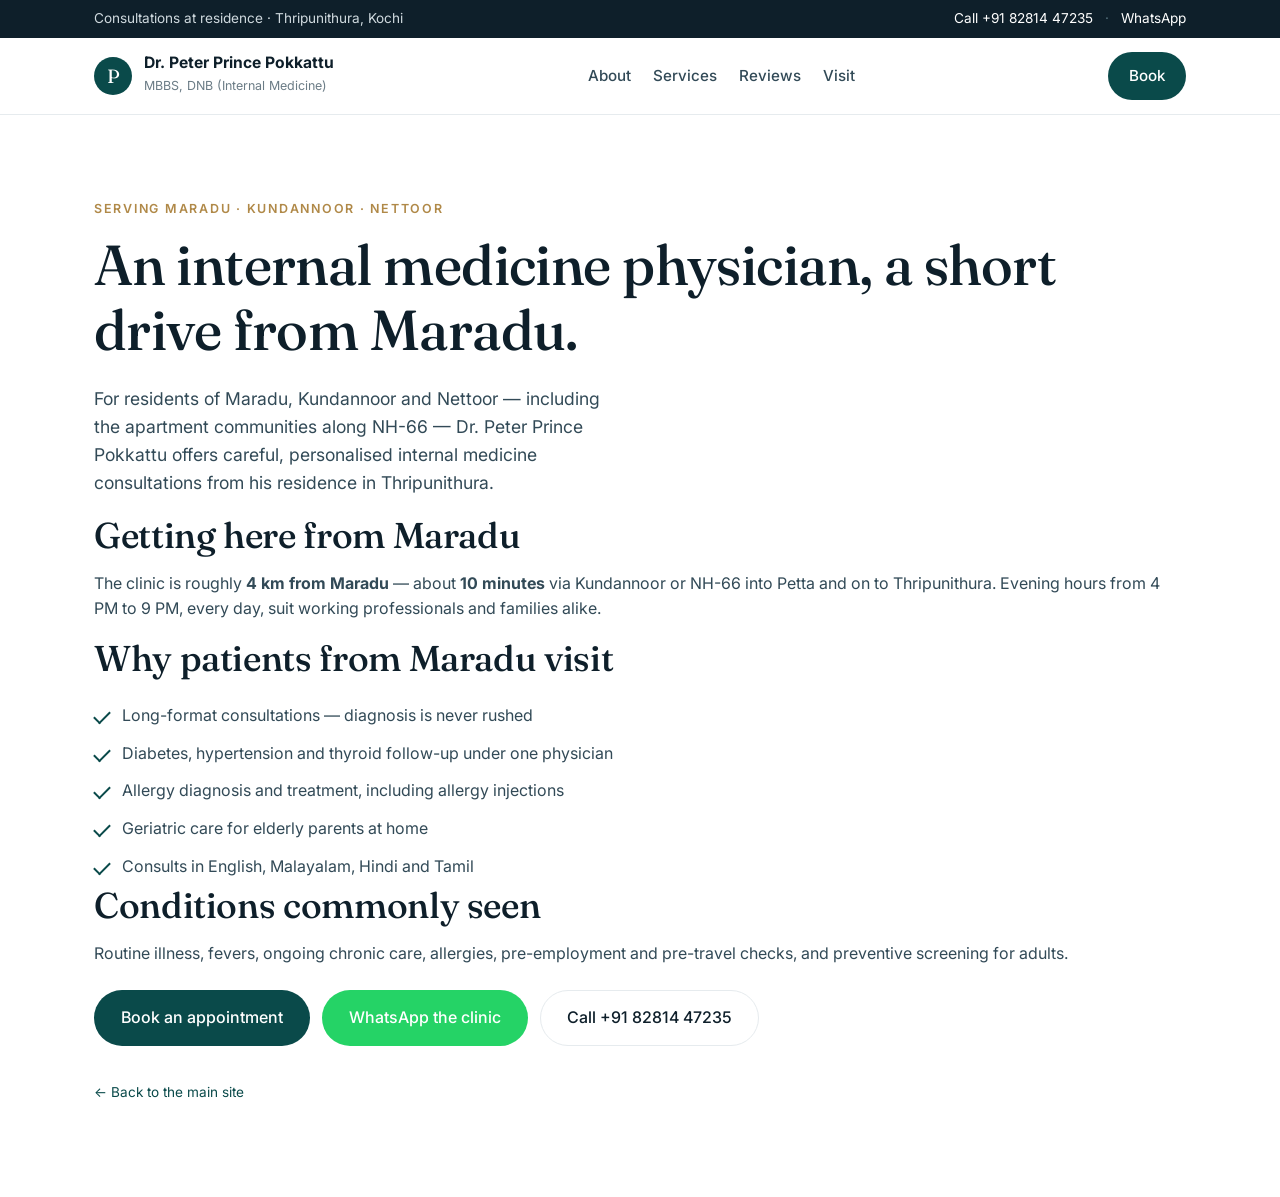
<file: physician-maradu.html>
<!doctype html>
<html lang="en">
<head>
<meta charset="utf-8" />
<meta name="viewport" content="width=device-width,initial-scale=1" />
<title>Physician for Maradu residents — Dr. Peter Prince Pokkattu, Thripunithura</title>
<meta name="description" content="Internal medicine consultations for patients from Maradu and Kundannoor — about 10 minutes to the clinic in Thripunithura. Evening clinic 4–9 PM, daily. MBBS, DNB, 17+ years' experience." />
<meta name="keywords" content="physician Maradu, doctor Maradu, internal medicine Maradu, doctor near Kundannoor, evening doctor Maradu" />
<meta name="robots" content="index, follow" />
<meta name="geo.region" content="IN-KL" />
<meta name="geo.placename" content="Maradu, Kochi" />
<link rel="canonical" href="https://docpeterpokkattu.co.in/physician-maradu.html" />
<meta property="og:type" content="website" />
<meta property="og:url" content="https://docpeterpokkattu.co.in/physician-maradu.html" />
<meta property="og:title" content="Physician for Maradu residents — Dr. Peter Prince Pokkattu" />
<meta property="og:description" content="Evening clinic 4–9 PM, daily. ~4 km from Maradu. MBBS, DNB Internal Medicine." />
<meta property="og:image" content="https://docpeterpokkattu.co.in/assets/peter-profile.jpg" />
<link rel="preconnect" href="https://fonts.googleapis.com" />
<link rel="preconnect" href="https://fonts.gstatic.com" crossorigin />
<link href="https://fonts.googleapis.com/css2?family=Fraunces:wght@400;500;600&family=Inter:wght@400;500;600&display=swap" rel="stylesheet" />
<link rel="stylesheet" href="styles.css" />
<script type="application/ld+json">
{
  "@context": "https://schema.org",
  "@type": "MedicalWebPage",
  "name": "Physician for Maradu residents — Dr. Peter Prince Pokkattu",
  "url": "https://docpeterpokkattu.co.in/physician-maradu.html",
  "about": {
    "@type": "Physician",
    "name": "Dr. Peter Prince Pokkattu",
    "medicalSpecialty": "InternalMedicine",
    "telephone": "+91-82814-47235",
    "areaServed": {"@type": "Place", "name": "Maradu"},
    "address": {"@type": "PostalAddress", "addressLocality": "Thripunithura", "addressRegion": "Kerala", "addressCountry": "IN"}
  },
  "breadcrumb": {
    "@type": "BreadcrumbList",
    "itemListElement": [
      {"@type": "ListItem", "position": 1, "name": "Home", "item": "https://docpeterpokkattu.co.in/"},
      {"@type": "ListItem", "position": 2, "name": "Physician for Maradu"}
    ]
  }
}
</script>
</head>
<body>

<div class="topbar">
  <div class="container topbar-inner">
    <span>Consultations at residence · Thripunithura, Kochi</span>
    <span class="topbar-right">
      <a href="tel:+918281447235">Call +91 82814 47235</a>
      <span class="dot">·</span>
      <a href="https://wa.me/918281447235?text=Hello%20Dr.%20Peter%2C%20I%27m%20from%20Maradu%20and%20would%20like%20to%20book%20a%20consultation." target="_blank" rel="noopener">WhatsApp</a>
    </span>
  </div>
</div>

<header class="nav">
  <div class="container nav-inner">
    <a href="/" class="brand">
      <span class="brand-mark">P</span>
      <span class="brand-text">
        <strong>Dr. Peter Prince Pokkattu</strong>
        <small>MBBS, DNB (Internal Medicine)</small>
      </span>
    </a>
    <nav>
      <a href="/#about">About</a>
      <a href="/#services">Services</a>
      <a href="/#reviews">Reviews</a>
      <a href="/#visit">Visit</a>
    </nav>
    <a href="/#book" class="btn btn-primary nav-cta">Book</a>
  </div>
</header>

<section class="section">
  <div class="container">
    <span class="eyebrow">Serving Maradu · Kundannoor · Nettoor</span>
    <h1>An internal medicine physician, a short drive from Maradu.</h1>
    <p class="lead">
      For residents of Maradu, Kundannoor and Nettoor — including the
      apartment communities along NH-66 — Dr. Peter Prince Pokkattu offers
      careful, personalised internal medicine consultations from his
      residence in Thripunithura.
    </p>

    <h2>Getting here from Maradu</h2>
    <p>
      The clinic is roughly <strong>4 km from Maradu</strong> — about
      <strong>10 minutes</strong> via Kundannoor or NH-66 into Petta and on
      to Thripunithura. Evening hours from 4 PM to 9 PM, every day, suit
      working professionals and families alike.
    </p>

    <h2>Why patients from Maradu visit</h2>
    <ul class="checks">
      <li>Long-format consultations — diagnosis is never rushed</li>
      <li>Diabetes, hypertension and thyroid follow-up under one physician</li>
      <li>Allergy diagnosis and treatment, including allergy injections</li>
      <li>Geriatric care for elderly parents at home</li>
      <li>Consults in English, Malayalam, Hindi and Tamil</li>
    </ul>

    <h2>Conditions commonly seen</h2>
    <p>
      Routine illness, fevers, ongoing chronic care, allergies, pre-employment
      and pre-travel checks, and preventive screening for adults.
    </p>

    <div class="hero-ctas" style="margin-top:24px">
      <a href="/#book" class="btn btn-primary btn-lg">Book an appointment</a>
      <a href="https://wa.me/918281447235?text=Hello%20Dr.%20Peter%2C%20I%27m%20from%20Maradu%20and%20would%20like%20to%20book%20a%20consultation." target="_blank" rel="noopener" class="btn btn-whatsapp btn-lg">WhatsApp the clinic</a>
      <a href="tel:+918281447235" class="btn btn-ghost btn-lg">Call +91 82814 47235</a>
    </div>

    <p class="muted small" style="margin-top:32px">
      <a href="/">← Back to the main site</a>
    </p>
  </div>
</section>

<script src="script.js"></script>
</body>
</html>
</file>
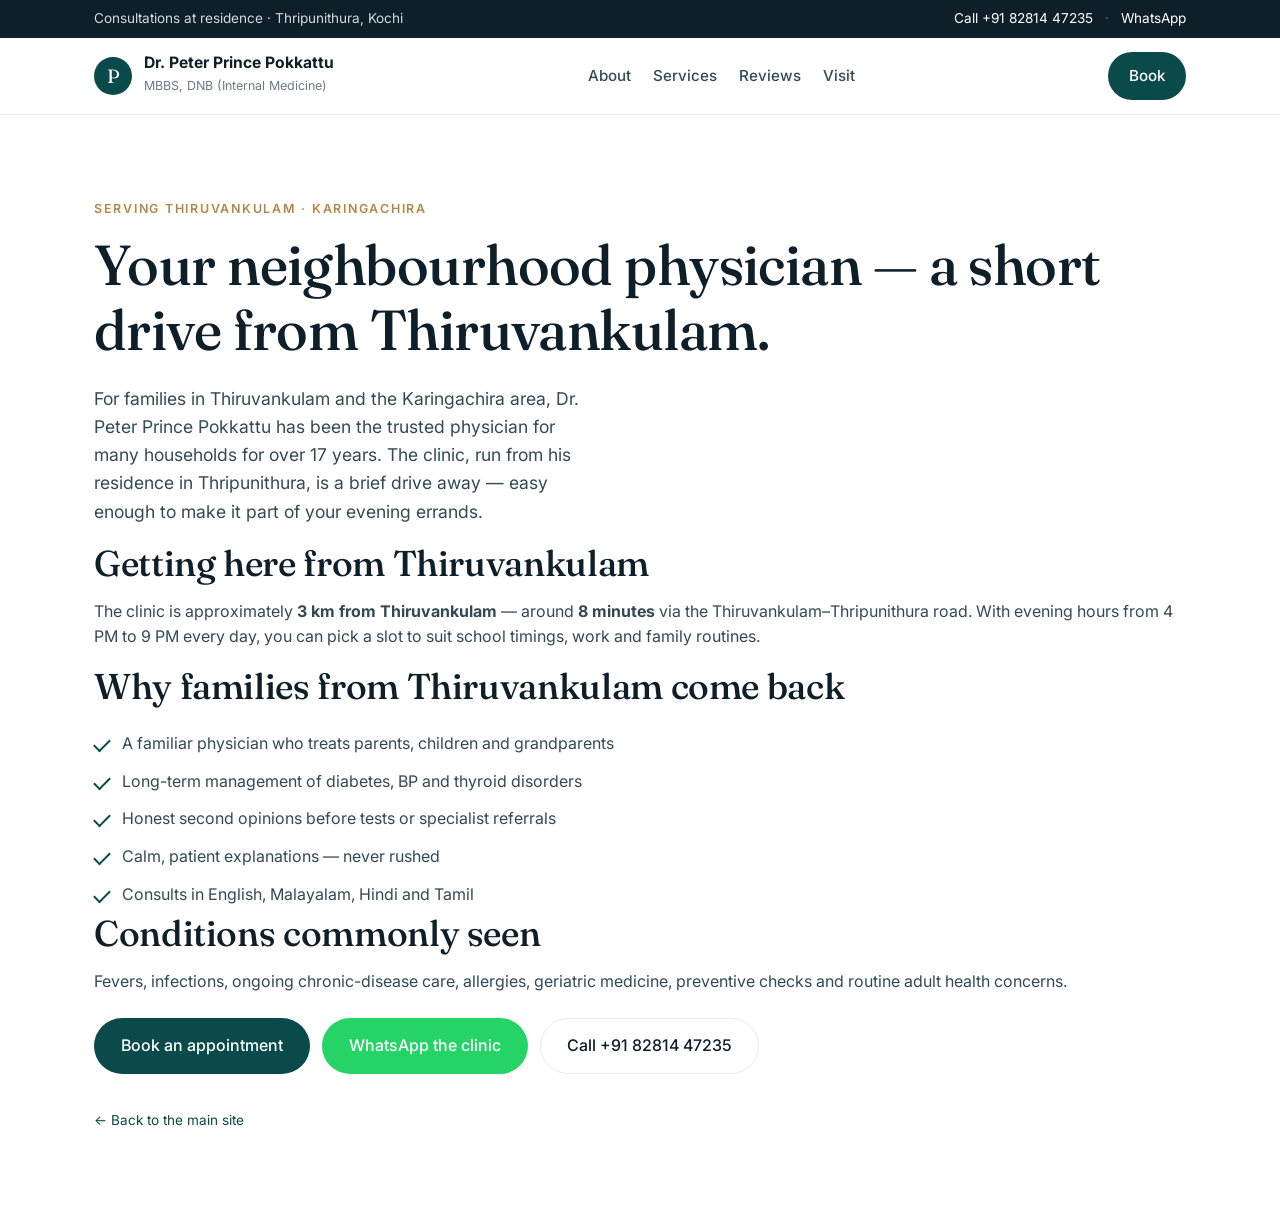
<file: physician-thiruvankulam.html>
<!doctype html>
<html lang="en">
<head>
<meta charset="utf-8" />
<meta name="viewport" content="width=device-width,initial-scale=1" />
<title>Physician for Thiruvankulam residents — Dr. Peter Prince Pokkattu, Thripunithura</title>
<meta name="description" content="Internal medicine consultations for patients from Thiruvankulam — a short 8-minute drive to the clinic in Thripunithura. Evening clinic 4–9 PM, daily. MBBS, DNB, 17+ years' experience." />
<meta name="keywords" content="physician Thiruvankulam, doctor Thiruvankulam, internal medicine Thiruvankulam, family doctor Thiruvankulam, evening doctor Thiruvankulam" />
<meta name="robots" content="index, follow" />
<meta name="geo.region" content="IN-KL" />
<meta name="geo.placename" content="Thiruvankulam, Kochi" />
<link rel="canonical" href="https://docpeterpokkattu.co.in/physician-thiruvankulam.html" />
<meta property="og:type" content="website" />
<meta property="og:url" content="https://docpeterpokkattu.co.in/physician-thiruvankulam.html" />
<meta property="og:title" content="Physician for Thiruvankulam residents — Dr. Peter Prince Pokkattu" />
<meta property="og:description" content="Evening clinic 4–9 PM, daily. ~3 km from Thiruvankulam. MBBS, DNB Internal Medicine." />
<meta property="og:image" content="https://docpeterpokkattu.co.in/assets/peter-profile.jpg" />
<link rel="preconnect" href="https://fonts.googleapis.com" />
<link rel="preconnect" href="https://fonts.gstatic.com" crossorigin />
<link href="https://fonts.googleapis.com/css2?family=Fraunces:wght@400;500;600&family=Inter:wght@400;500;600&display=swap" rel="stylesheet" />
<link rel="stylesheet" href="styles.css" />
<script type="application/ld+json">
{
  "@context": "https://schema.org",
  "@type": "MedicalWebPage",
  "name": "Physician for Thiruvankulam residents — Dr. Peter Prince Pokkattu",
  "url": "https://docpeterpokkattu.co.in/physician-thiruvankulam.html",
  "about": {
    "@type": "Physician",
    "name": "Dr. Peter Prince Pokkattu",
    "medicalSpecialty": "InternalMedicine",
    "telephone": "+91-82814-47235",
    "areaServed": {"@type": "Place", "name": "Thiruvankulam"},
    "address": {"@type": "PostalAddress", "addressLocality": "Thripunithura", "addressRegion": "Kerala", "addressCountry": "IN"}
  },
  "breadcrumb": {
    "@type": "BreadcrumbList",
    "itemListElement": [
      {"@type": "ListItem", "position": 1, "name": "Home", "item": "https://docpeterpokkattu.co.in/"},
      {"@type": "ListItem", "position": 2, "name": "Physician for Thiruvankulam"}
    ]
  }
}
</script>
</head>
<body>

<div class="topbar">
  <div class="container topbar-inner">
    <span>Consultations at residence · Thripunithura, Kochi</span>
    <span class="topbar-right">
      <a href="tel:+918281447235">Call +91 82814 47235</a>
      <span class="dot">·</span>
      <a href="https://wa.me/918281447235?text=Hello%20Dr.%20Peter%2C%20I%27m%20from%20Thiruvankulam%20and%20would%20like%20to%20book%20a%20consultation." target="_blank" rel="noopener">WhatsApp</a>
    </span>
  </div>
</div>

<header class="nav">
  <div class="container nav-inner">
    <a href="/" class="brand">
      <span class="brand-mark">P</span>
      <span class="brand-text">
        <strong>Dr. Peter Prince Pokkattu</strong>
        <small>MBBS, DNB (Internal Medicine)</small>
      </span>
    </a>
    <nav>
      <a href="/#about">About</a>
      <a href="/#services">Services</a>
      <a href="/#reviews">Reviews</a>
      <a href="/#visit">Visit</a>
    </nav>
    <a href="/#book" class="btn btn-primary nav-cta">Book</a>
  </div>
</header>

<section class="section">
  <div class="container">
    <span class="eyebrow">Serving Thiruvankulam · Karingachira</span>
    <h1>Your neighbourhood physician — a short drive from Thiruvankulam.</h1>
    <p class="lead">
      For families in Thiruvankulam and the Karingachira area, Dr. Peter
      Prince Pokkattu has been the trusted physician for many households for
      over 17 years. The clinic, run from his residence in Thripunithura, is
      a brief drive away — easy enough to make it part of your evening
      errands.
    </p>

    <h2>Getting here from Thiruvankulam</h2>
    <p>
      The clinic is approximately <strong>3 km from Thiruvankulam</strong> —
      around <strong>8 minutes</strong> via the Thiruvankulam–Thripunithura
      road. With evening hours from 4 PM to 9 PM every day, you can pick a
      slot to suit school timings, work and family routines.
    </p>

    <h2>Why families from Thiruvankulam come back</h2>
    <ul class="checks">
      <li>A familiar physician who treats parents, children and grandparents</li>
      <li>Long-term management of diabetes, BP and thyroid disorders</li>
      <li>Honest second opinions before tests or specialist referrals</li>
      <li>Calm, patient explanations — never rushed</li>
      <li>Consults in English, Malayalam, Hindi and Tamil</li>
    </ul>

    <h2>Conditions commonly seen</h2>
    <p>
      Fevers, infections, ongoing chronic-disease care, allergies,
      geriatric medicine, preventive checks and routine adult health
      concerns.
    </p>

    <div class="hero-ctas" style="margin-top:24px">
      <a href="/#book" class="btn btn-primary btn-lg">Book an appointment</a>
      <a href="https://wa.me/918281447235?text=Hello%20Dr.%20Peter%2C%20I%27m%20from%20Thiruvankulam%20and%20would%20like%20to%20book%20a%20consultation." target="_blank" rel="noopener" class="btn btn-whatsapp btn-lg">WhatsApp the clinic</a>
      <a href="tel:+918281447235" class="btn btn-ghost btn-lg">Call +91 82814 47235</a>
    </div>

    <p class="muted small" style="margin-top:32px">
      <a href="/">← Back to the main site</a>
    </p>
  </div>
</section>

<script src="script.js"></script>
</body>
</html>
</file>
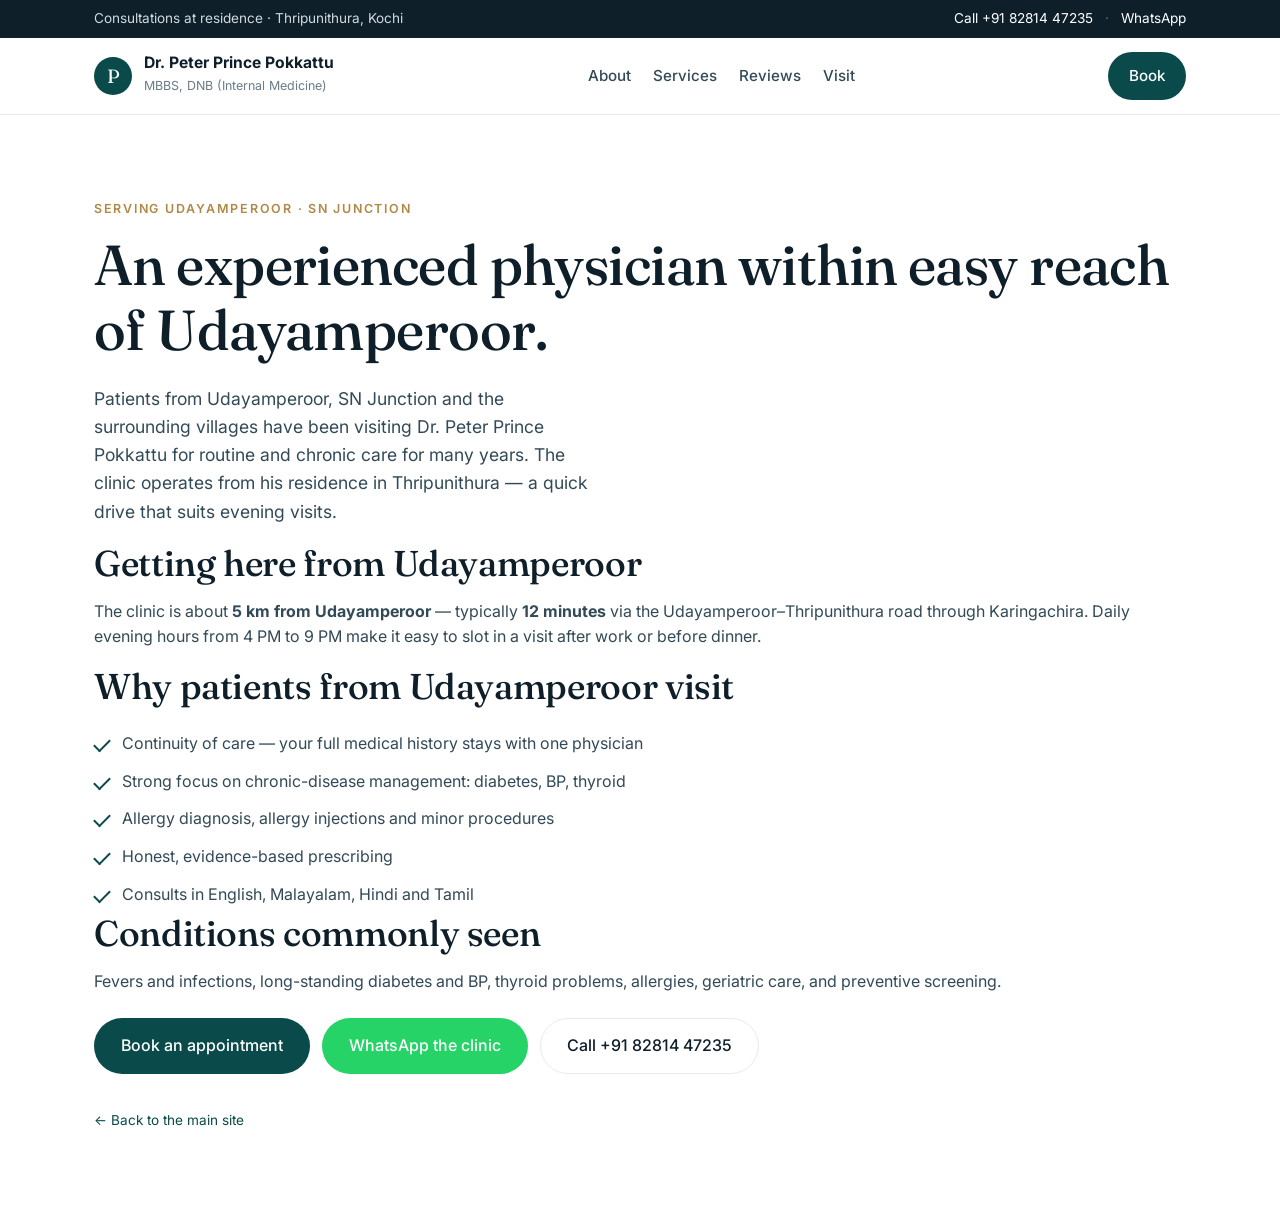
<file: physician-udayamperoor.html>
<!doctype html>
<html lang="en">
<head>
<meta charset="utf-8" />
<meta name="viewport" content="width=device-width,initial-scale=1" />
<title>Physician for Udayamperoor residents — Dr. Peter Prince Pokkattu, Thripunithura</title>
<meta name="description" content="Internal medicine consultations for patients from Udayamperoor and surrounding villages — about 12 minutes to the clinic in Thripunithura. Evening clinic 4–9 PM, daily. MBBS, DNB, 17+ years' experience." />
<meta name="keywords" content="physician Udayamperoor, doctor Udayamperoor, internal medicine Udayamperoor, family doctor Udayamperoor, evening doctor Udayamperoor" />
<meta name="robots" content="index, follow" />
<meta name="geo.region" content="IN-KL" />
<meta name="geo.placename" content="Udayamperoor, Ernakulam" />
<link rel="canonical" href="https://docpeterpokkattu.co.in/physician-udayamperoor.html" />
<meta property="og:type" content="website" />
<meta property="og:url" content="https://docpeterpokkattu.co.in/physician-udayamperoor.html" />
<meta property="og:title" content="Physician for Udayamperoor residents — Dr. Peter Prince Pokkattu" />
<meta property="og:description" content="Evening clinic 4–9 PM, daily. ~5 km from Udayamperoor. MBBS, DNB Internal Medicine." />
<meta property="og:image" content="https://docpeterpokkattu.co.in/assets/peter-profile.jpg" />
<link rel="preconnect" href="https://fonts.googleapis.com" />
<link rel="preconnect" href="https://fonts.gstatic.com" crossorigin />
<link href="https://fonts.googleapis.com/css2?family=Fraunces:wght@400;500;600&family=Inter:wght@400;500;600&display=swap" rel="stylesheet" />
<link rel="stylesheet" href="styles.css" />
<script type="application/ld+json">
{
  "@context": "https://schema.org",
  "@type": "MedicalWebPage",
  "name": "Physician for Udayamperoor residents — Dr. Peter Prince Pokkattu",
  "url": "https://docpeterpokkattu.co.in/physician-udayamperoor.html",
  "about": {
    "@type": "Physician",
    "name": "Dr. Peter Prince Pokkattu",
    "medicalSpecialty": "InternalMedicine",
    "telephone": "+91-82814-47235",
    "areaServed": {"@type": "Place", "name": "Udayamperoor"},
    "address": {"@type": "PostalAddress", "addressLocality": "Thripunithura", "addressRegion": "Kerala", "addressCountry": "IN"}
  },
  "breadcrumb": {
    "@type": "BreadcrumbList",
    "itemListElement": [
      {"@type": "ListItem", "position": 1, "name": "Home", "item": "https://docpeterpokkattu.co.in/"},
      {"@type": "ListItem", "position": 2, "name": "Physician for Udayamperoor"}
    ]
  }
}
</script>
</head>
<body>

<div class="topbar">
  <div class="container topbar-inner">
    <span>Consultations at residence · Thripunithura, Kochi</span>
    <span class="topbar-right">
      <a href="tel:+918281447235">Call +91 82814 47235</a>
      <span class="dot">·</span>
      <a href="https://wa.me/918281447235?text=Hello%20Dr.%20Peter%2C%20I%27m%20from%20Udayamperoor%20and%20would%20like%20to%20book%20a%20consultation." target="_blank" rel="noopener">WhatsApp</a>
    </span>
  </div>
</div>

<header class="nav">
  <div class="container nav-inner">
    <a href="/" class="brand">
      <span class="brand-mark">P</span>
      <span class="brand-text">
        <strong>Dr. Peter Prince Pokkattu</strong>
        <small>MBBS, DNB (Internal Medicine)</small>
      </span>
    </a>
    <nav>
      <a href="/#about">About</a>
      <a href="/#services">Services</a>
      <a href="/#reviews">Reviews</a>
      <a href="/#visit">Visit</a>
    </nav>
    <a href="/#book" class="btn btn-primary nav-cta">Book</a>
  </div>
</header>

<section class="section">
  <div class="container">
    <span class="eyebrow">Serving Udayamperoor · SN Junction</span>
    <h1>An experienced physician within easy reach of Udayamperoor.</h1>
    <p class="lead">
      Patients from Udayamperoor, SN Junction and the surrounding villages
      have been visiting Dr. Peter Prince Pokkattu for routine and chronic
      care for many years. The clinic operates from his residence in
      Thripunithura — a quick drive that suits evening visits.
    </p>

    <h2>Getting here from Udayamperoor</h2>
    <p>
      The clinic is about <strong>5 km from Udayamperoor</strong> — typically
      <strong>12 minutes</strong> via the Udayamperoor–Thripunithura road
      through Karingachira. Daily evening hours from 4 PM to 9 PM make it
      easy to slot in a visit after work or before dinner.
    </p>

    <h2>Why patients from Udayamperoor visit</h2>
    <ul class="checks">
      <li>Continuity of care — your full medical history stays with one physician</li>
      <li>Strong focus on chronic-disease management: diabetes, BP, thyroid</li>
      <li>Allergy diagnosis, allergy injections and minor procedures</li>
      <li>Honest, evidence-based prescribing</li>
      <li>Consults in English, Malayalam, Hindi and Tamil</li>
    </ul>

    <h2>Conditions commonly seen</h2>
    <p>
      Fevers and infections, long-standing diabetes and BP, thyroid
      problems, allergies, geriatric care, and preventive screening.
    </p>

    <div class="hero-ctas" style="margin-top:24px">
      <a href="/#book" class="btn btn-primary btn-lg">Book an appointment</a>
      <a href="https://wa.me/918281447235?text=Hello%20Dr.%20Peter%2C%20I%27m%20from%20Udayamperoor%20and%20would%20like%20to%20book%20a%20consultation." target="_blank" rel="noopener" class="btn btn-whatsapp btn-lg">WhatsApp the clinic</a>
      <a href="tel:+918281447235" class="btn btn-ghost btn-lg">Call +91 82814 47235</a>
    </div>

    <p class="muted small" style="margin-top:32px">
      <a href="/">← Back to the main site</a>
    </p>
  </div>
</section>

<script src="script.js"></script>
</body>
</html>
</file>
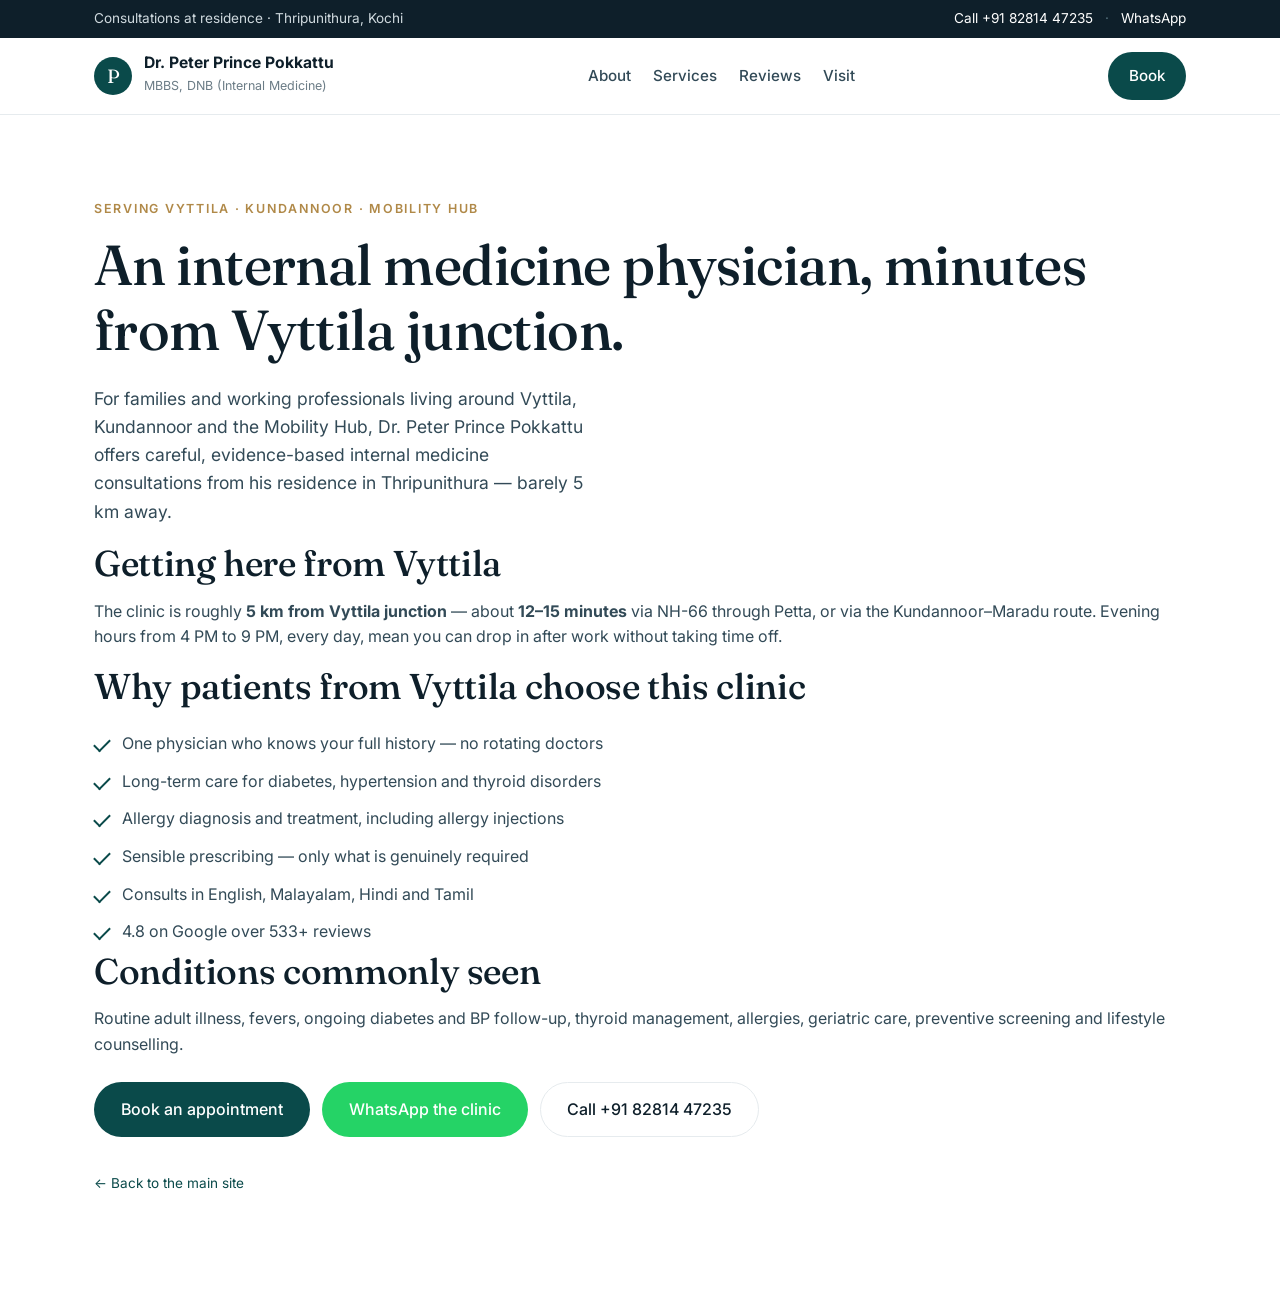
<file: physician-vyttila.html>
<!doctype html>
<html lang="en">
<head>
<meta charset="utf-8" />
<meta name="viewport" content="width=device-width,initial-scale=1" />
<title>Physician for Vyttila residents — Dr. Peter Prince Pokkattu, Thripunithura</title>
<meta name="description" content="Internal medicine consultations for patients from Vyttila and the Mobility Hub area. Evening clinic 4–9 PM, daily, ~5 km away in Thripunithura. Dr. Peter Prince Pokkattu, MBBS, DNB — 17+ years' experience." />
<meta name="keywords" content="physician Vyttila, doctor Vyttila, internal medicine Vyttila, doctor near Vyttila junction, evening doctor Vyttila, family doctor Vyttila Kochi" />
<meta name="robots" content="index, follow" />
<meta name="geo.region" content="IN-KL" />
<meta name="geo.placename" content="Vyttila, Kochi" />
<link rel="canonical" href="https://docpeterpokkattu.co.in/physician-vyttila.html" />
<meta property="og:type" content="website" />
<meta property="og:url" content="https://docpeterpokkattu.co.in/physician-vyttila.html" />
<meta property="og:title" content="Physician for Vyttila residents — Dr. Peter Prince Pokkattu" />
<meta property="og:description" content="Evening clinic 4–9 PM, daily. ~5 km from Vyttila junction. MBBS, DNB Internal Medicine." />
<meta property="og:image" content="https://docpeterpokkattu.co.in/assets/peter-profile.jpg" />
<link rel="preconnect" href="https://fonts.googleapis.com" />
<link rel="preconnect" href="https://fonts.gstatic.com" crossorigin />
<link href="https://fonts.googleapis.com/css2?family=Fraunces:wght@400;500;600&family=Inter:wght@400;500;600&display=swap" rel="stylesheet" />
<link rel="stylesheet" href="styles.css" />
<script type="application/ld+json">
{
  "@context": "https://schema.org",
  "@type": "MedicalWebPage",
  "name": "Physician for Vyttila residents — Dr. Peter Prince Pokkattu",
  "url": "https://docpeterpokkattu.co.in/physician-vyttila.html",
  "about": {
    "@type": "Physician",
    "name": "Dr. Peter Prince Pokkattu",
    "medicalSpecialty": "InternalMedicine",
    "telephone": "+91-82814-47235",
    "areaServed": {"@type": "Place", "name": "Vyttila"},
    "address": {"@type": "PostalAddress", "addressLocality": "Thripunithura", "addressRegion": "Kerala", "addressCountry": "IN"}
  },
  "breadcrumb": {
    "@type": "BreadcrumbList",
    "itemListElement": [
      {"@type": "ListItem", "position": 1, "name": "Home", "item": "https://docpeterpokkattu.co.in/"},
      {"@type": "ListItem", "position": 2, "name": "Physician for Vyttila"}
    ]
  }
}
</script>
</head>
<body>

<div class="topbar">
  <div class="container topbar-inner">
    <span>Consultations at residence · Thripunithura, Kochi</span>
    <span class="topbar-right">
      <a href="tel:+918281447235">Call +91 82814 47235</a>
      <span class="dot">·</span>
      <a href="https://wa.me/918281447235?text=Hello%20Dr.%20Peter%2C%20I%27m%20from%20Vyttila%20and%20would%20like%20to%20book%20a%20consultation." target="_blank" rel="noopener">WhatsApp</a>
    </span>
  </div>
</div>

<header class="nav">
  <div class="container nav-inner">
    <a href="/" class="brand">
      <span class="brand-mark">P</span>
      <span class="brand-text">
        <strong>Dr. Peter Prince Pokkattu</strong>
        <small>MBBS, DNB (Internal Medicine)</small>
      </span>
    </a>
    <nav>
      <a href="/#about">About</a>
      <a href="/#services">Services</a>
      <a href="/#reviews">Reviews</a>
      <a href="/#visit">Visit</a>
    </nav>
    <a href="/#book" class="btn btn-primary nav-cta">Book</a>
  </div>
</header>

<section class="section">
  <div class="container">
    <span class="eyebrow">Serving Vyttila · Kundannoor · Mobility Hub</span>
    <h1>An internal medicine physician, minutes from Vyttila junction.</h1>
    <p class="lead">
      For families and working professionals living around Vyttila, Kundannoor
      and the Mobility Hub, Dr. Peter Prince Pokkattu offers careful,
      evidence-based internal medicine consultations from his residence in
      Thripunithura — barely 5 km away.
    </p>

    <h2>Getting here from Vyttila</h2>
    <p>
      The clinic is roughly <strong>5 km from Vyttila junction</strong> —
      about <strong>12–15 minutes</strong> via NH-66 through Petta, or via
      the Kundannoor–Maradu route. Evening hours from 4 PM to 9 PM, every
      day, mean you can drop in after work without taking time off.
    </p>

    <h2>Why patients from Vyttila choose this clinic</h2>
    <ul class="checks">
      <li>One physician who knows your full history — no rotating doctors</li>
      <li>Long-term care for diabetes, hypertension and thyroid disorders</li>
      <li>Allergy diagnosis and treatment, including allergy injections</li>
      <li>Sensible prescribing — only what is genuinely required</li>
      <li>Consults in English, Malayalam, Hindi and Tamil</li>
      <li>4.8 on Google over 533+ reviews</li>
    </ul>

    <h2>Conditions commonly seen</h2>
    <p>
      Routine adult illness, fevers, ongoing diabetes and BP follow-up,
      thyroid management, allergies, geriatric care, preventive screening
      and lifestyle counselling.
    </p>

    <div class="hero-ctas" style="margin-top:24px">
      <a href="/#book" class="btn btn-primary btn-lg">Book an appointment</a>
      <a href="https://wa.me/918281447235?text=Hello%20Dr.%20Peter%2C%20I%27m%20from%20Vyttila%20and%20would%20like%20to%20book%20a%20consultation." target="_blank" rel="noopener" class="btn btn-whatsapp btn-lg">WhatsApp the clinic</a>
      <a href="tel:+918281447235" class="btn btn-ghost btn-lg">Call +91 82814 47235</a>
    </div>

    <p class="muted small" style="margin-top:32px">
      <a href="/">← Back to the main site</a>
    </p>
  </div>
</section>

<script src="script.js"></script>
</body>
</html>
</file>
<file: styles.css>
:root{
  --ink:#0e1f2a;
  --ink-2:#324a57;
  --muted:#6b7c86;
  --line:#e6ebee;
  --bg:#ffffff;
  --soft:#f6f4ef;        /* warm cream */
  --accent:#0a4a4a;      /* deep teal */
  --accent-2:#0f6a63;
  --gold:#b08948;
  --shadow:0 1px 2px rgba(14,31,42,.04), 0 8px 24px rgba(14,31,42,.06);
  --radius:14px;
}

*{box-sizing:border-box}
html,body{margin:0;padding:0}
body{
  font-family:'Inter',system-ui,-apple-system,Segoe UI,Roboto,sans-serif;
  color:var(--ink);
  background:var(--bg);
  line-height:1.6;
  -webkit-font-smoothing:antialiased;
}
img{max-width:100%;display:block}
a{color:var(--accent);text-decoration:none}
a:hover{text-decoration:underline}

h1,h2,h3,h4{
  font-family:'Fraunces',Georgia,serif;
  font-weight:500;
  letter-spacing:-0.01em;
  color:var(--ink);
  margin:0 0 .4em;
  line-height:1.15;
}
h1{font-size:clamp(2.2rem,4.4vw,3.6rem)}
h2{font-size:clamp(1.7rem,2.8vw,2.4rem)}
h3{font-size:1.15rem}
p{margin:0 0 1em;color:var(--ink-2)}

.container{max-width:1140px;margin:0 auto;padding:0 24px}

/* Topbar */
.topbar{background:var(--ink);color:#cfd9de;font-size:.85rem}
.topbar-inner{display:flex;justify-content:space-between;align-items:center;padding:8px 24px}
.topbar a{color:#fff}
.topbar .dot{margin:0 .5rem;color:#56707b}

/* Nav */
.nav{
  position:sticky;top:0;z-index:30;background:rgba(255,255,255,.92);
  backdrop-filter:saturate(160%) blur(10px);
  border-bottom:1px solid var(--line);
}
.nav-inner{display:flex;align-items:center;justify-content:space-between;padding:14px 24px;gap:24px}
.nav nav{display:flex;gap:22px}
.nav nav a{color:var(--ink-2);font-weight:500;font-size:.95rem}
.nav nav a:hover{color:var(--accent);text-decoration:none}

/* Hamburger toggle (hidden on desktop) */
.nav-toggle{
  display:none;background:transparent;border:0;cursor:pointer;
  width:42px;height:42px;padding:0;flex-direction:column;
  justify-content:center;align-items:center;gap:5px;
}
.nav-toggle span{
  display:block;width:22px;height:2px;background:var(--ink);
  border-radius:2px;transition:transform .25s ease, opacity .2s ease;
}
.nav-toggle[aria-expanded="true"] span:nth-child(1){transform:translateY(7px) rotate(45deg)}
.nav-toggle[aria-expanded="true"] span:nth-child(2){opacity:0}
.nav-toggle[aria-expanded="true"] span:nth-child(3){transform:translateY(-7px) rotate(-45deg)}

.brand{display:flex;align-items:center;gap:12px;color:var(--ink)}
.brand:hover{text-decoration:none}
.brand-mark{
  width:38px;height:38px;border-radius:50%;
  background:var(--accent);color:#fff;
  display:grid;place-items:center;font-family:'Fraunces',serif;font-size:1.2rem;
}
.brand-text strong{display:block;font-size:.98rem;line-height:1.1}
.brand-text small{color:var(--muted);font-size:.78rem}

/* Buttons */
.btn{
  display:inline-flex;align-items:center;justify-content:center;
  padding:11px 20px;border-radius:999px;font-weight:500;
  border:1px solid transparent;cursor:pointer;font-size:.95rem;
  transition:all .2s ease;
}
.btn-lg{padding:14px 26px;font-size:1rem}
.btn-block{width:100%}
.btn-primary{background:var(--accent);color:#fff}
.btn-primary:hover{background:var(--accent-2);text-decoration:none}
.btn-outline{border-color:var(--accent);color:var(--accent);background:transparent}
.btn-outline:hover{background:var(--accent);color:#fff;text-decoration:none}
.btn-ghost{color:var(--ink);border-color:var(--line);background:#fff}
.btn-ghost:hover{border-color:var(--ink);text-decoration:none}
.btn-whatsapp{background:#25D366;color:#fff}
.btn-whatsapp:hover{background:#1ebe57;text-decoration:none;color:#fff}

/* Floating WhatsApp action */
.wa-fab{
  position:fixed;right:20px;bottom:20px;z-index:50;
  width:56px;height:56px;border-radius:50%;
  background:#25D366;display:grid;place-items:center;
  box-shadow:0 6px 18px rgba(37,211,102,.45),0 2px 6px rgba(0,0,0,.15);
  transition:transform .2s ease, box-shadow .2s ease;
}
.wa-fab:hover{transform:scale(1.06);text-decoration:none;box-shadow:0 8px 22px rgba(37,211,102,.55)}

/* Hero */
.hero{
  background:
    radial-gradient(1200px 500px at 80% -10%, #e7efee 0%, transparent 60%),
    linear-gradient(180deg,#fbf9f5 0%,#ffffff 100%);
  padding:72px 0 56px;
  border-bottom:1px solid var(--line);
}
.hero-inner{display:grid;grid-template-columns:1.3fr 1fr;gap:56px;align-items:center}
.eyebrow{
  display:inline-block;font-size:.78rem;letter-spacing:.14em;
  text-transform:uppercase;color:var(--gold);font-weight:600;margin-bottom:14px;
}
.lead{font-size:1.1rem;max-width:46ch}
.hero-ctas{display:flex;gap:12px;margin:28px 0 36px;flex-wrap:wrap}
.hero-meta{display:flex;gap:36px;border-top:1px solid var(--line);padding-top:22px}
.hero-meta div{display:flex;flex-direction:column}
.hero-meta strong{font-family:'Fraunces',serif;font-size:1.6rem;color:var(--ink)}
.hero-meta span{color:var(--muted);font-size:.85rem}

.hero-card{
  background:#fff;border:1px solid var(--line);border-radius:var(--radius);
  padding:26px;box-shadow:var(--shadow);
}
.hero-card h3{margin-bottom:14px}
.hero-card hr{border:0;border-top:1px solid var(--line);margin:18px 0}
.hours{list-style:none;padding:0;margin:0}
.hours li{display:flex;justify-content:space-between;padding:8px 0;color:var(--ink-2)}
.hours li b{color:var(--ink)}
.hours-lg li{padding:12px 0;font-size:1.02rem}
.addr,.addr-lg{color:var(--ink-2);margin:0 0 18px}
.addr-lg{font-size:1.05rem;line-height:1.7}

/* Sections */
.section{padding:80px 0}
.section-soft{background:var(--soft)}
.section-head{max-width:680px;margin:0 auto 44px;text-align:center}
.section-head p{color:var(--muted)}
.two-col{display:grid;grid-template-columns:1.05fr .95fr;gap:56px;align-items:start}

.about-grid{display:grid;grid-template-columns:.9fr 1.1fr;gap:56px;align-items:start}
.portrait{margin:0;position:sticky;top:24px}
.portrait img{
  display:block;width:100%;height:auto;
  border-radius:var(--radius);box-shadow:var(--shadow);
  border:1px solid var(--line);
}
.about-body .credentials{margin-top:32px}

.checks{list-style:none;padding:0;margin:18px 0 0}
.checks li{padding:6px 0 6px 28px;position:relative;color:var(--ink-2)}
.checks li:before{
  content:"";position:absolute;left:0;top:14px;width:14px;height:7px;
  border-left:2px solid var(--accent);border-bottom:2px solid var(--accent);
  transform:rotate(-45deg);
}

.credentials{
  background:#fff;border:1px solid var(--line);border-radius:var(--radius);
  padding:28px;box-shadow:var(--shadow);
}
.credentials h3{margin-bottom:14px}
.credentials dl{margin:0;display:grid;grid-template-columns:1fr;gap:0}
.credentials dt{font-size:.78rem;letter-spacing:.08em;text-transform:uppercase;color:var(--muted);margin-top:14px}
.credentials dd{margin:2px 0 0;color:var(--ink);font-weight:500}

/* Cards & grid */
.grid{display:grid;gap:20px}
.grid-3{grid-template-columns:repeat(3,1fr)}
.card{
  background:#fff;border:1px solid var(--line);border-radius:var(--radius);
  padding:26px;box-shadow:var(--shadow);
}
.card h3{margin-bottom:6px}
.card p{margin:0;color:var(--muted)}

/* Tags */
.tags{list-style:none;padding:0;margin:0;display:flex;flex-wrap:wrap;gap:10px;justify-content:center}
.tags li{
  background:#fff;border:1px solid var(--line);border-radius:999px;
  padding:8px 16px;color:var(--ink-2);font-size:.92rem;
}

/* Reviews */
.reviews .quote{
  background:#fff;border:1px solid var(--line);border-radius:var(--radius);
  padding:26px;margin:0;box-shadow:var(--shadow);
}
.reviews blockquote{margin:0;font-family:'Fraunces',serif;font-size:1.05rem;color:var(--ink);line-height:1.45}
.reviews figcaption{margin-top:14px;color:var(--muted);font-size:.9rem}
.stars{color:#d8a942;margin-top:6px;letter-spacing:2px}
.center{text-align:center;margin-top:28px}
.muted{color:var(--muted)}
.small{font-size:.85rem}

/* Form */
.form{display:flex;flex-direction:column;gap:14px}
.form .row{display:grid;grid-template-columns:1fr 1fr;gap:14px}
.form label{display:flex;flex-direction:column;font-size:.85rem;color:var(--muted);gap:6px}
.form input,.form select,.form textarea{
  font:inherit;color:var(--ink);
  border:1px solid var(--line);border-radius:10px;
  padding:11px 12px;background:#fff;outline:none;
  transition:border .15s ease, box-shadow .15s ease;
}
.form input:focus,.form select:focus,.form textarea:focus{
  border-color:var(--accent);box-shadow:0 0 0 3px rgba(10,74,74,.12)
}

/* Map */
.map{
  border-radius:var(--radius);overflow:hidden;
  border:1px solid var(--line);box-shadow:var(--shadow);
  aspect-ratio:4/3;background:#eee;
}
.map iframe{width:100%;height:100%;border:0;display:block}

/* Footer */
.footer{background:var(--ink);color:#cfd9de;padding:48px 0}
.footer-inner{display:grid;grid-template-columns:1.4fr 1fr 1fr;gap:36px}
.footer h4{color:#fff;margin-bottom:12px;font-size:1rem}
.footer a{display:block;color:#cfd9de;padding:4px 0;font-size:.95rem}
.footer a:hover{color:#fff}
.brand-footer .brand-mark{background:#fff;color:var(--accent)}
.brand-footer strong{color:#fff}
.brand-footer small{color:#9fb1ba}

/* Responsive */
@media (max-width:900px){
  .hero-inner,.two-col,.about-grid{grid-template-columns:1fr;gap:36px}
  .portrait{position:static;max-width:420px}
  .grid-3{grid-template-columns:1fr 1fr}
  .footer-inner{grid-template-columns:1fr 1fr}
  .hero-meta{gap:24px;flex-wrap:wrap}

  /* Mobile nav: collapse links into a panel that opens via hamburger */
  .nav-toggle{display:inline-flex}
  .nav-inner{gap:12px}
  .nav nav{
    position:absolute;top:100%;left:0;right:0;
    flex-direction:column;gap:0;
    background:#fff;border-bottom:1px solid var(--line);
    box-shadow:0 10px 24px rgba(14,31,42,.08);
    padding:8px 0;
    transform-origin:top;transform:scaleY(0);opacity:0;
    transition:transform .22s ease, opacity .18s ease;
    pointer-events:none;
  }
  .nav nav.open{transform:scaleY(1);opacity:1;pointer-events:auto}
  .nav nav a{padding:14px 24px;border-top:1px solid var(--line);font-size:1rem}
  .nav nav a:first-child{border-top:0}
  .nav-cta{padding:9px 14px;font-size:.9rem}

  /* Topbar: hide the address on tablets/phones, keep contact links */
  .topbar-inner > span:first-child{display:none}
  .topbar-inner{justify-content:center}
}
@media (max-width:560px){
  .grid-3{grid-template-columns:1fr}
  .form .row{grid-template-columns:1fr}
  .footer-inner{grid-template-columns:1fr}
  .section{padding:56px 0}
  .hero{padding:48px 0}

  /* Tighter topbar on small phones */
  .topbar{font-size:.78rem}
  .topbar-inner{padding:8px 16px;flex-wrap:wrap;gap:4px 8px}
  .topbar .dot{margin:0 .35rem}

  /* Make sure FAB doesn't sit over the submit button */
  .wa-fab{right:16px;bottom:16px;width:52px;height:52px}

  .brand-text small{display:none}
  .nav-inner{padding:12px 16px}
  .container{padding:0 16px}
}
</file>
